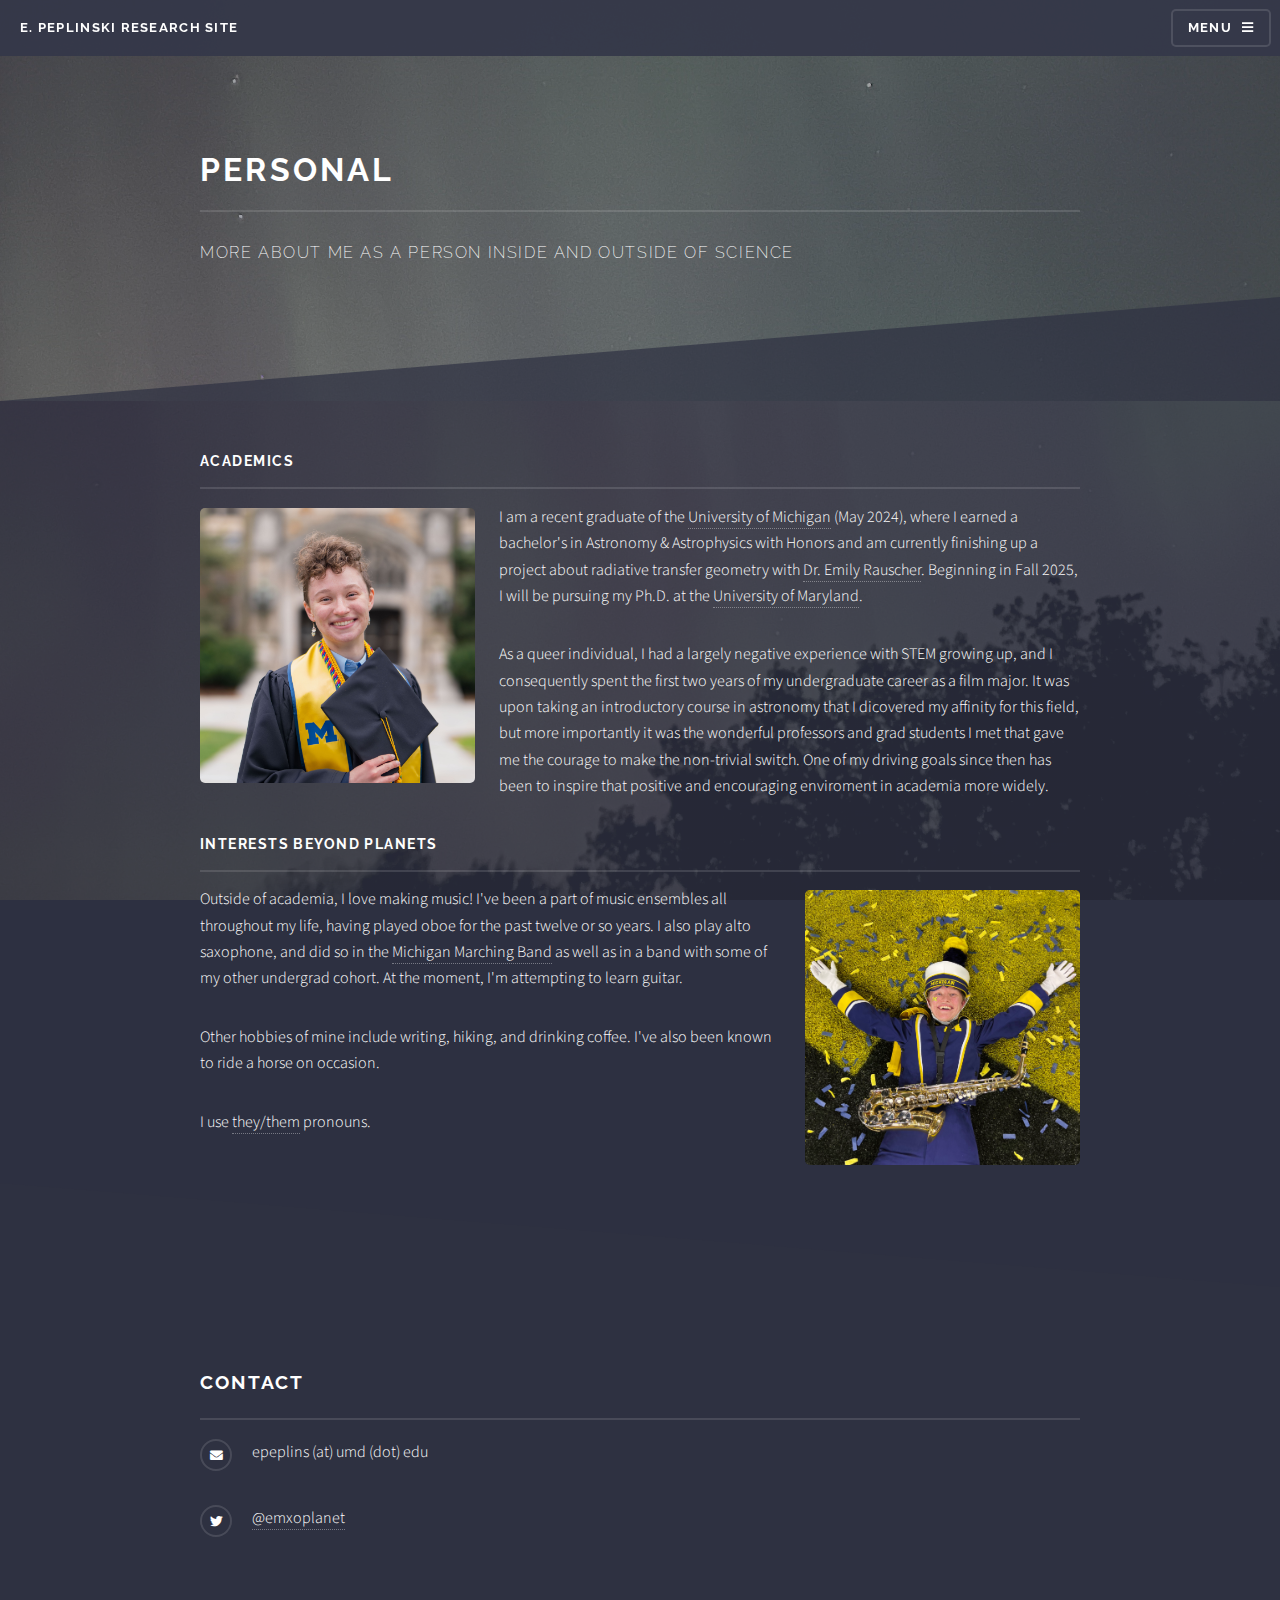
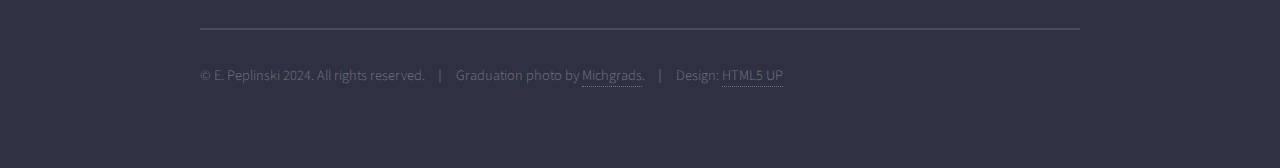
<file: personal.html>
<!DOCTYPE HTML>
<!--
	Solid State by HTML5 UP
	html5up.net | @ajlkn
	Free for personal and commercial use under the CCA 3.0 license (html5up.net/license)
-->
<html>
	<head>
		<title>Generic - Solid State by HTML5 UP</title>
		<meta charset="utf-8" />
		<meta name="viewport" content="width=device-width, initial-scale=1, user-scalable=no" />
		<link rel="stylesheet" href="assets/css/main.css" />
		<noscript><link rel="stylesheet" href="assets/css/noscript.css" /></noscript>
	</head>
	<body class="is-preload">

		<!-- Page Wrapper -->
			<div id="page-wrapper">

				<!-- Header -->
					<header id="header">
						<h1><a href="index.html">E. Peplinski Research Site</a></h1>
						<nav>
							<a href="#menu">Menu</a>
						</nav>
					</header>

				<!-- Menu -->
					<nav id="menu">
						<div class="inner">
							<h2>Menu</h2>
							<ul class="links">
								<li><a href="index.html">Home</a></li>
								<li><a href="Em_Peplinski_CV.pdf">Curriculum Vitae</a></li>
								<li><a href="research.html">Research</a></li>
								<!-- <li><a href="outreach.html">Outreach & Teaching</a></li> -->
								<li><a href="personal.html">Personal</a></li>
								<!-- <li><a href="#">Log In</a></li>
								<li><a href="#">Sign Up</a></li> -->
							</ul>
							<a href="#" class="close">Close</a>
						</div>
					</nav>

				<!-- Wrapper -->
					<section id="wrapper">
						<header>
							<div class="inner">
								<h2>Personal</h2>
								<p>More about me as a person inside and outside of science</p>
							</div>
						</header>

						<!-- Content -->
							<div class="wrapper">
								<div class="inner">
	
									<h3 class="major">Academics</h3>
									<span class="image left"><img src="images/2024.3.31_EmPeplinski&ChristianNunez-9.jpg" alt="" height="275" width="auto" /></span>
									<p> 
										I am a recent graduate of the <a href="https://umich.edu">University of Michigan</a> (May 2024), where I earned a bachelor's in Astronomy & Astrophysics with Honors
										and am currently finishing up a project about radiative transfer geometry with <a href='https://sites.google.com/umich.edu/emily-rauscher/home'>Dr. Emily Rauscher</a>. 
										Beginning in Fall 2025, I will be pursuing my Ph.D. at the <a href="https://umd.edu">University of Maryland</a>. 
									</p>

									<p> As a queer individual, I had a largely negative experience with STEM growing up, and I consequently spent the first two years of my undergraduate career as a film major. 
										It was upon taking an introductory course in astronomy that I dicovered my affinity for this field, but more importantly it was the wonderful professors and grad students 
										I met that gave me the courage to make the non-trivial switch. One of my driving goals since then has been to inspire that positive and encouraging enviroment in 
										academia more widely.
									</p>

									<h3 class="major">Interests Beyond Planets</h3>
									<span class="image right"><img src="images/on the field edit.jpg" alt="" height="275" width="auto" /></span>
									<p> 
										Outside of academia, I love making music! I've been a part of music ensembles all throughout my life, having played oboe for the past twelve or so years. I also play
										alto saxophone, and did so in the <a href="https://michiganmarchingband.com/">Michigan Marching Band</a> as well as in a band with some of my other undergrad cohort. 
										At the moment, I'm attempting to learn guitar.
									</p>

									<p> 
										Other hobbies of mine include writing, hiking, and drinking coffee. I've also been known to ride a horse on occasion.
									</p>

									<p>I use <a href='https://pronouns.org/they-them'>they/them</a> pronouns.</p>



									<!-- <section class="features">
										<article>
											<a href="#" class="image"><img src="images/pic04.jpg" alt="" /></a>
											<h3 class="major">Sed feugiat lorem</h3>
											<p>Lorem ipsum dolor sit amet, consectetur adipiscing vehicula id nulla dignissim dapibus ultrices.</p>
											<a href="#" class="special">Learn more</a>
										</article>
										<article>
											<a href="#" class="image"><img src="images/pic05.jpg" alt="" /></a>
											<h3 class="major">Nisl placerat</h3>
											<p>Lorem ipsum dolor sit amet, consectetur adipiscing vehicula id nulla dignissim dapibus ultrices.</p>
											<a href="#" class="special">Learn more</a>
										</article>
									</section> -->

								</div>
							</div>

					</section>

				<!-- Footer -->
				<section id="footer">
					<div class="inner">
						<h2 class="major">Contact</h2>
						<!-- <p>text</p> -->
						<!-- <form method="post" action="#">
							<div class="fields">
								<div class="field">
									<label for="name">Name</label>
									<input type="text" name="name" id="name" />
								</div>
								<div class="field">
									<label for="email">Email</label>
									<input type="email" name="email" id="email" />
								</div>
								<div class="field">
									<label for="message">Message</label>
									<textarea name="message" id="message" rows="4"></textarea>
								</div>
							</div>
							<ul class="actions">
								<li><input type="submit" value="Send Message" /></li>
							</ul>
						</form> -->
						<ul class="contact">
							<!-- <li class="icon solid fa-home">
								Untitled Inc<br />
								1234 Somewhere Road Suite #2894<br />
								Nashville, TN 00000-0000
							</li> -->
							<!-- <li class="icon solid fa-phone">(000) 000-0000</li> -->
							<li class="icon solid fa-envelope">epeplins (at) umd (dot) edu</li>
							<li class="icon brands fa-twitter"><a href="https://twitter.com/emxoplanet">@emxoplanet</a></li>
							<!-- <li class="icon brands fa-facebook-f"><a href="#">facebook.com/untitled-tld</a></li>
							<li class="icon brands fa-instagram"><a href="#">instagram.com/untitled-tld</a></li> -->
						</ul>
						<ul class="copyright">
							<li>&copy; E. Peplinski 2024. All rights reserved.</li><li>Graduation photo by <a href="https://www.michgrads.com/">Michgrads</a>.</li><li>Design: <a href="http://html5up.net">HTML5 UP</a></li>
						</ul>
					</div>
				</section>


			</div>

		<!-- Scripts -->
			<script src="assets/js/jquery.min.js"></script>
			<script src="assets/js/jquery.scrollex.min.js"></script>
			<script src="assets/js/browser.min.js"></script>
			<script src="assets/js/breakpoints.min.js"></script>
			<script src="assets/js/util.js"></script>
			<script src="assets/js/main.js"></script>

	</body>
</html>
</file>
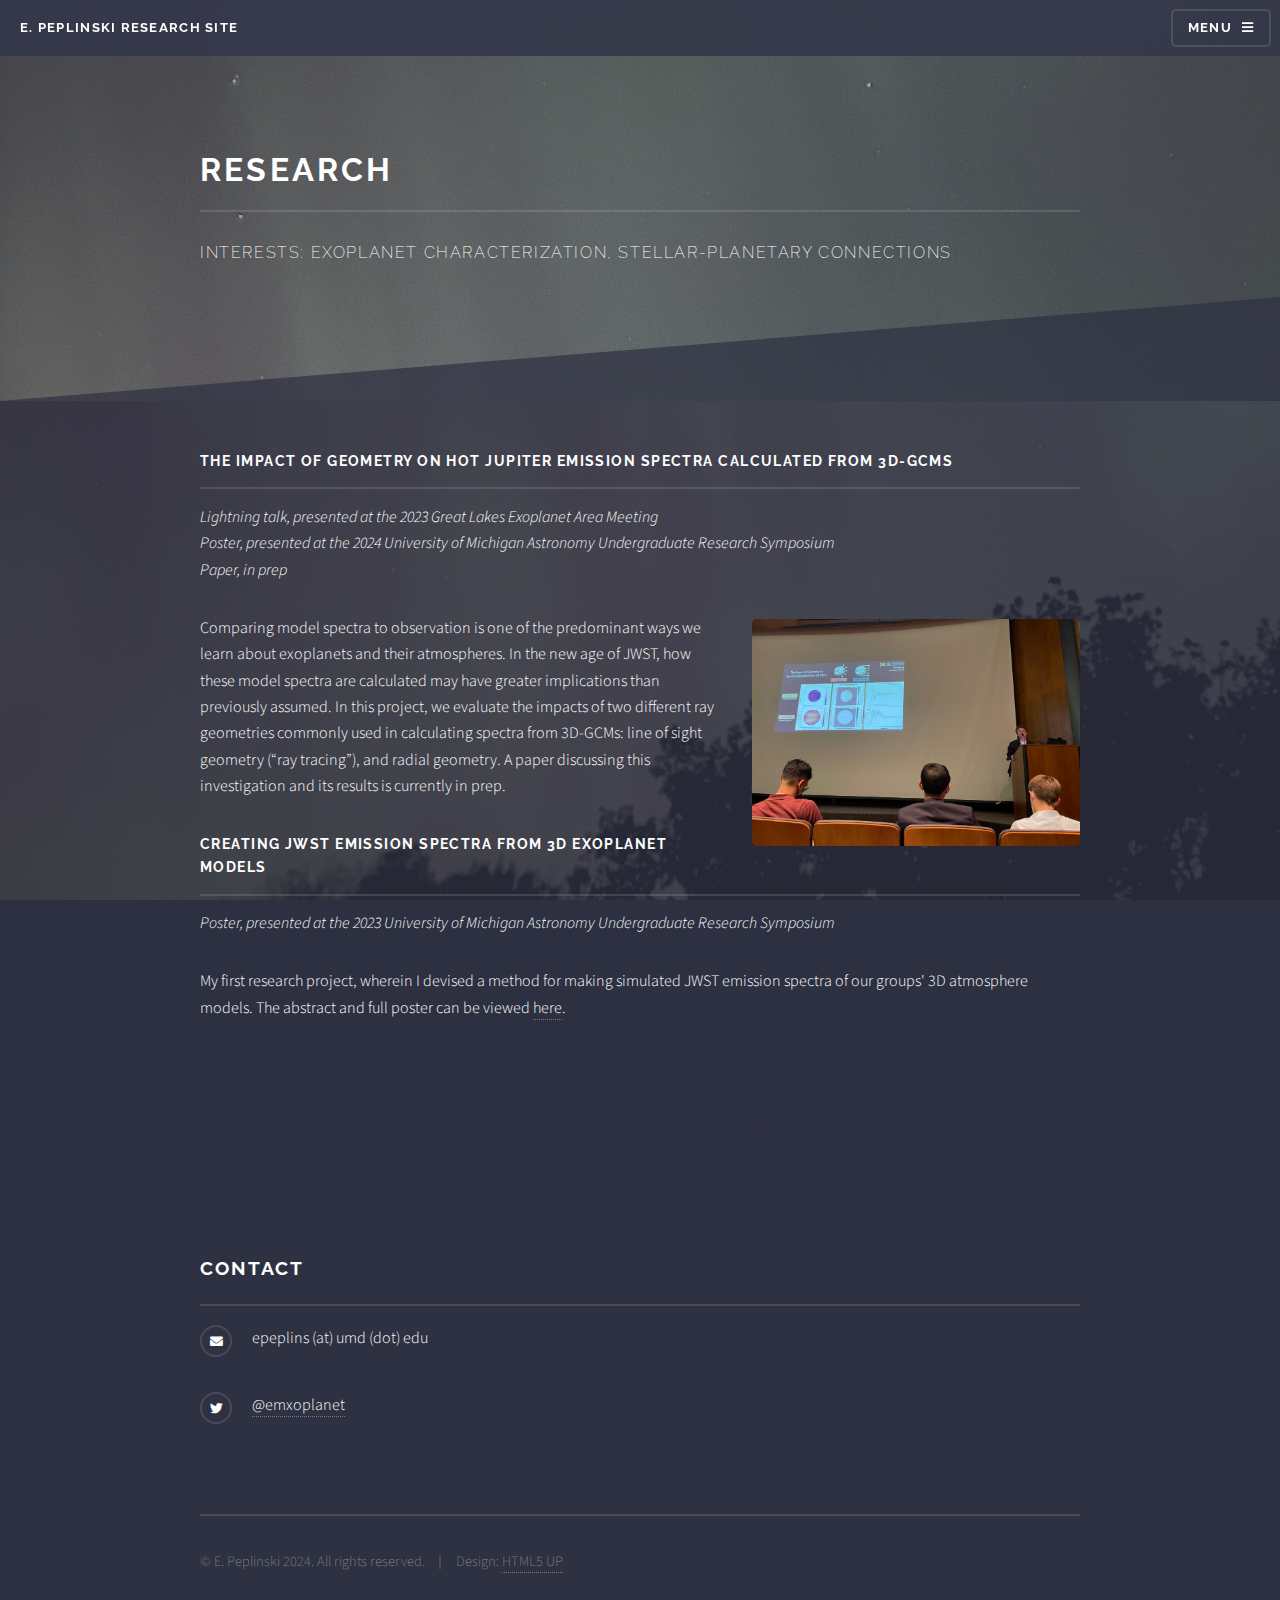
<file: research.html>
<!DOCTYPE HTML>
<!--
	Solid State by HTML5 UP
	html5up.net | @ajlkn
	Free for personal and commercial use under the CCA 3.0 license (html5up.net/license)
-->
<html>
	<head>
		<title>Generic - Solid State by HTML5 UP</title>
		<meta charset="utf-8" />
		<meta name="viewport" content="width=device-width, initial-scale=1, user-scalable=no" />
		<link rel="stylesheet" href="assets/css/main.css" />
		<noscript><link rel="stylesheet" href="assets/css/noscript.css" /></noscript>
	</head>
	<body class="is-preload">

		<!-- Page Wrapper -->
			<div id="page-wrapper">

				<!-- Header -->
					<header id="header">
						<h1><a href="index.html">E. Peplinski Research Site</a></h1>
						<nav>
							<a href="#menu">Menu</a>
						</nav>
					</header>

				<!-- Menu -->
					<nav id="menu">
						<div class="inner">
							<h2>Menu</h2>
							<ul class="links">
								<li><a href="index.html">Home</a></li>
								<li><a href="Em_Peplinski_CV.pdf">Curriculum Vitae</a></li>
								<li><a href="research.html">Research</a></li>
								<!-- <li><a href="outreach.html">Outreach & Teaching</a></li> -->
								<li><a href="personal.html">Personal</a></li>
								<!-- <li><a href="#">Log In</a></li>
								<li><a href="#">Sign Up</a></li> -->
							</ul>
							<a href="#" class="close">Close</a>
						</div>
					</nav>

				<!-- Wrapper -->
					<section id="wrapper">
						<header>
							<div class="inner">
								<h2>Research</h2>
								<p>Interests: exoplanet characterization, stellar-planetary connections </p>
							</div>
						</header>

						<!-- Content -->
							<div class="wrapper">
								<div class="inner">
	
									<h3 class="major">The impact of geometry on hot Jupiter emission spectra calculated from 3D-GCMs</h3>
									<p>
										<i>Lightning talk, presented at the 2023 Great Lakes Exoplanet Area Meeting</i><br>
										<i>Poster, presented at the 2024 University of Michigan Astronomy Undergraduate Research Symposium</i><br>
										<i>Paper, in prep</i>
									</p>

									<span class="image right"><img src="images/gleam.jpeg" alt="" /></span>

									<p> 
										Comparing model spectra to observation is one of the predominant ways we learn about exoplanets and their atmospheres. 
										In the new age of JWST, how these model spectra are calculated may have greater implications than previously assumed. 
										In this project, we evaluate the impacts of two different ray geometries commonly used in calculating spectra from 3D-GCMs: 
										line of sight geometry (“ray tracing”), and radial geometry. A paper discussing this investigation and its results is currently in prep.
									</p>

									<h3 class="major">Creating JWST Emission Spectra from 3D Exoplanet Models</h3>
									<p>
										<i>Poster, presented at the 2023 University of Michigan Astronomy Undergraduate Research Symposium</i>
									</p>
									<p> 
										My first research project, wherein I devised a method for making simulated JWST emission spectra of our groups' 3D atmosphere models. 
										The abstract and full poster can be viewed <a href="https://sites.google.com/umich.edu/university-of-michigan-astrono/home#h.u52js4rgrj4d">here</a>.
									</p>




									<!-- <section class="features">
										<article>
											<a href="#" class="image"><img src="images/pic04.jpg" alt="" /></a>
											<h3 class="major">Sed feugiat lorem</h3>
											<p>Lorem ipsum dolor sit amet, consectetur adipiscing vehicula id nulla dignissim dapibus ultrices.</p>
											<a href="#" class="special">Learn more</a>
										</article>
										<article>
											<a href="#" class="image"><img src="images/pic05.jpg" alt="" /></a>
											<h3 class="major">Nisl placerat</h3>
											<p>Lorem ipsum dolor sit amet, consectetur adipiscing vehicula id nulla dignissim dapibus ultrices.</p>
											<a href="#" class="special">Learn more</a>
										</article>
									</section> -->

								</div>
							</div>

					</section>

				<!-- Footer -->
				<section id="footer">
					<div class="inner">
						<h2 class="major">Contact</h2>
						<!-- <p>text</p> -->
						<!-- <form method="post" action="#">
							<div class="fields">
								<div class="field">
									<label for="name">Name</label>
									<input type="text" name="name" id="name" />
								</div>
								<div class="field">
									<label for="email">Email</label>
									<input type="email" name="email" id="email" />
								</div>
								<div class="field">
									<label for="message">Message</label>
									<textarea name="message" id="message" rows="4"></textarea>
								</div>
							</div>
							<ul class="actions">
								<li><input type="submit" value="Send Message" /></li>
							</ul>
						</form> -->
						<ul class="contact">
							<!-- <li class="icon solid fa-home">
								Untitled Inc<br />
								1234 Somewhere Road Suite #2894<br />
								Nashville, TN 00000-0000
							</li> -->
							<!-- <li class="icon solid fa-phone">(000) 000-0000</li> -->
							<li class="icon solid fa-envelope">epeplins (at) umd (dot) edu</li>
							<li class="icon brands fa-twitter"><a href="https://twitter.com/emxoplanet">@emxoplanet</a></li>
							<!-- <li class="icon brands fa-facebook-f"><a href="#">facebook.com/untitled-tld</a></li>
							<li class="icon brands fa-instagram"><a href="#">instagram.com/untitled-tld</a></li> -->
						</ul>
						<ul class="copyright">
							<li>&copy; E. Peplinski 2024. All rights reserved.</li><li>Design: <a href="http://html5up.net">HTML5 UP</a></li>
						</ul>
					</div>
				</section>


			</div>

		<!-- Scripts -->
			<script src="assets/js/jquery.min.js"></script>
			<script src="assets/js/jquery.scrollex.min.js"></script>
			<script src="assets/js/browser.min.js"></script>
			<script src="assets/js/breakpoints.min.js"></script>
			<script src="assets/js/util.js"></script>
			<script src="assets/js/main.js"></script>

	</body>
</html>
</file>
<file: assets/css/noscript.css>
/*
	Solid State by HTML5 UP
	html5up.net | @ajlkn
	Free for personal and commercial use under the CCA 3.0 license (html5up.net/license)
*/

/* Banner */

	body.is-preload #banner .logo {
		-moz-transform: none;
		-webkit-transform: none;
		-ms-transform: none;
		transform: none;
		opacity: 1;
	}

	body.is-preload #banner h2 {
		opacity: 1;
		-moz-transform: none;
		-webkit-transform: none;
		-ms-transform: none;
		transform: none;
		-moz-filter: none;
		-webkit-filter: none;
		-ms-filter: none;
		filter: none;
	}

	body.is-preload #banner p {
		opacity: 01;
		-moz-transform: none;
		-webkit-transform: none;
		-ms-transform: none;
		transform: none;
		-moz-filter: none;
		-webkit-filter: none;
		-ms-filter: none;
		filter: none;
	}
</file>
<file: assets/css/main.css>
@import url(fontawesome-all.min.css);
@import url("https://fonts.googleapis.com/css?family=Raleway:200,700|Source+Sans+Pro:300,600,300italic,600italic");

/*
	Solid State by HTML5 UP
	html5up.net | @ajlkn
	Free for personal and commercial use under the CCA 3.0 license (html5up.net/license)
*/

html, body, div, span, applet, object,
iframe, h1, h2, h3, h4, h5, h6, p, blockquote,
pre, a, abbr, acronym, address, big, cite,
code, del, dfn, em, img, ins, kbd, q, s, samp,
small, strike, strong, sub, sup, tt, var, b,
u, i, center, dl, dt, dd, ol, ul, li, fieldset,
form, label, legend, table, caption, tbody,
tfoot, thead, tr, th, td, article, aside,
canvas, details, embed, figure, figcaption,
footer, header, hgroup, menu, nav, output, ruby,
section, summary, time, mark, audio, video {
	margin: 0;
	padding: 0;
	border: 0;
	font-size: 100%;
	font: inherit;
	vertical-align: baseline;}

article, aside, details, figcaption, figure,
footer, header, hgroup, menu, nav, section {
	display: block;}

body {
	line-height: 1;
}

ol, ul {
	list-style: none;
}

blockquote, q {
	quotes: none;
}

	blockquote:before, blockquote:after, q:before, q:after {
		content: '';
		content: none;
	}

table {
	border-collapse: collapse;
	border-spacing: 0;
}

body {
	-webkit-text-size-adjust: none;
}

mark {
	background-color: transparent;
	color: inherit;
}

input::-moz-focus-inner {
	border: 0;
	padding: 0;
}

input, select, textarea {
	-moz-appearance: none;
	-webkit-appearance: none;
	-ms-appearance: none;
	appearance: none;
}

/* Basic */

	@-ms-viewport {
		width: device-width;
	}

	body {
		-ms-overflow-style: scrollbar;
	}

	@media screen and (max-width: 480px) {

		html, body {
			min-width: 320px;
		}

	}

	html {
		box-sizing: border-box;
	}

	*, *:before, *:after {
		box-sizing: inherit;
	}

	body {
		background-color: #2e3141;
		background-image: linear-gradient(to top, rgba(46, 49, 65, 0.45), rgba(46, 49, 65, 0.45)), url("../../images/bg.jpg");
		background-size: auto, cover;
		background-attachment: fixed, fixed;
		background-position: center, center;
	}

		body.is-preload *, body.is-preload *:before, body.is-preload *:after {
			-moz-animation: none !important;
			-webkit-animation: none !important;
			-ms-animation: none !important;
			animation: none !important;
			-moz-transition: none !important;
			-webkit-transition: none !important;
			-ms-transition: none !important;
			transition: none !important;
		}

/* Type */

	body, input, select, textarea {
		color: #ffffff;
		font-family: "Source Sans Pro", Helvetica, sans-serif;
		font-size: 16.5pt;
		font-weight: 300;
		line-height: 1.65;
	}

		@media screen and (max-width: 1680px) {

			body, input, select, textarea {
				font-size: 13pt;
			}

		}

		@media screen and (max-width: 1280px) {

			body, input, select, textarea {
				font-size: 12pt;
			}

		}

		@media screen and (max-width: 980px) {

			body, input, select, textarea {
				font-size: 12pt;
			}

		}

		@media screen and (max-width: 736px) {

			body, input, select, textarea {
				font-size: 12pt;
			}

		}

		@media screen and (max-width: 480px) {

			body, input, select, textarea {
				font-size: 12pt;
			}

		}

	a {
		-moz-transition: color 0.2s ease-in-out, border-bottom-color 0.2s ease-in-out;
		-webkit-transition: color 0.2s ease-in-out, border-bottom-color 0.2s ease-in-out;
		-ms-transition: color 0.2s ease-in-out, border-bottom-color 0.2s ease-in-out;
		transition: color 0.2s ease-in-out, border-bottom-color 0.2s ease-in-out;
		border-bottom: dotted 1px rgba(255, 255, 255, 0.35);
		color: #ffffff;
		text-decoration: none;
	}

		a:hover {
			border-bottom-color: transparent;
			color: #ffffff !important;
		}

		a.special:not(.button) {
			text-decoration: none;
			border-bottom: 0;
			display: block;
			font-family: Raleway, Helvetica, sans-serif;
			font-size: 0.8em;
			font-weight: 700;
			letter-spacing: 0.1em;
			margin: 0 0 2em 0;
			text-transform: uppercase;
		}

			a.special:not(.button):before {
				-moz-osx-font-smoothing: grayscale;
				-webkit-font-smoothing: antialiased;
				display: inline-block;
				font-style: normal;
				font-variant: normal;
				text-rendering: auto;
				line-height: 1;
				text-transform: none !important;
				font-family: 'Font Awesome 5 Free';
				font-weight: 900;
			}

			a.special:not(.button):before {
				-moz-transition: background-color 0.2s ease-in-out;
				-webkit-transition: background-color 0.2s ease-in-out;
				-ms-transition: background-color 0.2s ease-in-out;
				transition: background-color 0.2s ease-in-out;
				border-radius: 100%;
				border: solid 2px rgba(255, 255, 255, 0.125);
				content: '\f105';
				display: inline-block;
				font-size: 1.25em;
				height: 2em;
				line-height: 1.75em;
				margin-right: 0.85em;
				text-align: center;
				text-indent: 0.15em;
				vertical-align: middle;
				width: 2em;
			}

			a.special:not(.button):hover:before {
				background-color: rgba(255, 255, 255, 0.025);
			}

			a.special:not(.button):active:before {
				background-color: rgba(255, 255, 255, 0.075);
			}

	strong, b {
		color: #ffffff;
		font-weight: 600;
	}

	em, i {
		font-style: italic;
	}

	p {
		margin: 0 0 2em 0;
	}

	h1, h2, h3, h4, h5, h6 {
		color: #ffffff;
		font-family: Raleway, Helvetica, sans-serif;
		font-weight: 700;
		letter-spacing: 0.1em;
		margin: 0 0 1em 0;
		text-transform: uppercase;
	}

		h1 a, h2 a, h3 a, h4 a, h5 a, h6 a {
			color: inherit;
			text-decoration: none;
			border-bottom: 0;
		}

		h1 span, h2 span, h3 span, h4 span, h5 span, h6 span {
			font-weight: 200;
		}

		h1.major, h2.major, h3.major, h4.major, h5.major, h6.major {
			padding-bottom: 1em;
			border-bottom: solid 2px rgba(255, 255, 255, 0.125);
		}

	h2 {
		font-size: 1.2em;
	}

	h3 {
		font-size: 0.9em;
	}

	h4 {
		font-size: 0.7em;
	}

	h5 {
		font-size: 0.7em;
	}

	h6 {
		font-size: 0.7em;
	}

	@media screen and (max-width: 736px) {

		h2 {
			font-size: 1em;
		}

		h3 {
			font-size: 0.8em;
		}

	}

	sub {
		font-size: 0.8em;
		position: relative;
		top: 0.5em;
	}

	sup {
		font-size: 0.8em;
		position: relative;
		top: -0.5em;
	}

	blockquote {
		border-left: solid 4px rgba(255, 255, 255, 0.125);
		font-style: italic;
		margin: 0 0 2em 0;
		padding: 0.5em 0 0.5em 2em;
	}

	code {
		background: rgba(255, 255, 255, 0.025);
		border-radius: 5px;
		border: solid 2px rgba(255, 255, 255, 0.125);
		font-family: "Courier New", monospace;
		font-size: 0.9em;
		margin: 0 0.25em;
		padding: 0.25em 0.65em;
	}

	pre {
		-webkit-overflow-scrolling: touch;
		font-family: "Courier New", monospace;
		font-size: 0.9em;
		margin: 0 0 2em 0;
	}

		pre code {
			display: block;
			line-height: 1.75em;
			padding: 1em 1.5em;
			overflow-x: auto;
		}

	hr {
		border: 0;
		border-bottom: solid 2px rgba(255, 255, 255, 0.125);
		margin: 2.5em 0;
	}

		hr.major {
			margin: 4em 0;
		}

	.align-left {
		text-align: left;
	}

	.align-center {
		text-align: center;
	}

	.align-right {
		text-align: right;
	}

/* Row */

	.row {
		display: flex;
		flex-wrap: wrap;
		box-sizing: border-box;
		align-items: stretch;
	}

		.row > * {
			box-sizing: border-box;
		}

		.row.gtr-uniform > * > :last-child {
			margin-bottom: 0;
		}

		.row.aln-left {
			justify-content: flex-start;
		}

		.row.aln-center {
			justify-content: center;
		}

		.row.aln-right {
			justify-content: flex-end;
		}

		.row.aln-top {
			align-items: flex-start;
		}

		.row.aln-middle {
			align-items: center;
		}

		.row.aln-bottom {
			align-items: flex-end;
		}

		.row > .imp {
			order: -1;
		}

		.row > .col-1 {
			width: 8.33333%;
		}

		.row > .off-1 {
			margin-left: 8.33333%;
		}

		.row > .col-2 {
			width: 16.66667%;
		}

		.row > .off-2 {
			margin-left: 16.66667%;
		}

		.row > .col-3 {
			width: 25%;
		}

		.row > .off-3 {
			margin-left: 25%;
		}

		.row > .col-4 {
			width: 33.33333%;
		}

		.row > .off-4 {
			margin-left: 33.33333%;
		}

		.row > .col-5 {
			width: 41.66667%;
		}

		.row > .off-5 {
			margin-left: 41.66667%;
		}

		.row > .col-6 {
			width: 50%;
		}

		.row > .off-6 {
			margin-left: 50%;
		}

		.row > .col-7 {
			width: 58.33333%;
		}

		.row > .off-7 {
			margin-left: 58.33333%;
		}

		.row > .col-8 {
			width: 66.66667%;
		}

		.row > .off-8 {
			margin-left: 66.66667%;
		}

		.row > .col-9 {
			width: 75%;
		}

		.row > .off-9 {
			margin-left: 75%;
		}

		.row > .col-10 {
			width: 83.33333%;
		}

		.row > .off-10 {
			margin-left: 83.33333%;
		}

		.row > .col-11 {
			width: 91.66667%;
		}

		.row > .off-11 {
			margin-left: 91.66667%;
		}

		.row > .col-12 {
			width: 100%;
		}

		.row > .off-12 {
			margin-left: 100%;
		}

		.row.gtr-0 {
			margin-top: 0;
			margin-left: 0em;
		}

			.row.gtr-0 > * {
				padding: 0 0 0 0em;
			}

			.row.gtr-0.gtr-uniform {
				margin-top: 0em;
			}

				.row.gtr-0.gtr-uniform > * {
					padding-top: 0em;
				}

		.row.gtr-25 {
			margin-top: 0;
			margin-left: -0.4375em;
		}

			.row.gtr-25 > * {
				padding: 0 0 0 0.4375em;
			}

			.row.gtr-25.gtr-uniform {
				margin-top: -0.4375em;
			}

				.row.gtr-25.gtr-uniform > * {
					padding-top: 0.4375em;
				}

		.row.gtr-50 {
			margin-top: 0;
			margin-left: -0.875em;
		}

			.row.gtr-50 > * {
				padding: 0 0 0 0.875em;
			}

			.row.gtr-50.gtr-uniform {
				margin-top: -0.875em;
			}

				.row.gtr-50.gtr-uniform > * {
					padding-top: 0.875em;
				}

		.row {
			margin-top: 0;
			margin-left: -1.75em;
		}

			.row > * {
				padding: 0 0 0 1.75em;
			}

			.row.gtr-uniform {
				margin-top: -1.75em;
			}

				.row.gtr-uniform > * {
					padding-top: 1.75em;
				}

		.row.gtr-150 {
			margin-top: 0;
			margin-left: -2.625em;
		}

			.row.gtr-150 > * {
				padding: 0 0 0 2.625em;
			}

			.row.gtr-150.gtr-uniform {
				margin-top: -2.625em;
			}

				.row.gtr-150.gtr-uniform > * {
					padding-top: 2.625em;
				}

		.row.gtr-200 {
			margin-top: 0;
			margin-left: -3.5em;
		}

			.row.gtr-200 > * {
				padding: 0 0 0 3.5em;
			}

			.row.gtr-200.gtr-uniform {
				margin-top: -3.5em;
			}

				.row.gtr-200.gtr-uniform > * {
					padding-top: 3.5em;
				}

		@media screen and (max-width: 1680px) {

			.row {
				display: flex;
				flex-wrap: wrap;
				box-sizing: border-box;
				align-items: stretch;
			}

				.row > * {
					box-sizing: border-box;
				}

				.row.gtr-uniform > * > :last-child {
					margin-bottom: 0;
				}

				.row.aln-left {
					justify-content: flex-start;
				}

				.row.aln-center {
					justify-content: center;
				}

				.row.aln-right {
					justify-content: flex-end;
				}

				.row.aln-top {
					align-items: flex-start;
				}

				.row.aln-middle {
					align-items: center;
				}

				.row.aln-bottom {
					align-items: flex-end;
				}

				.row > .imp-xlarge {
					order: -1;
				}

				.row > .col-1-xlarge {
					width: 8.33333%;
				}

				.row > .off-1-xlarge {
					margin-left: 8.33333%;
				}

				.row > .col-2-xlarge {
					width: 16.66667%;
				}

				.row > .off-2-xlarge {
					margin-left: 16.66667%;
				}

				.row > .col-3-xlarge {
					width: 25%;
				}

				.row > .off-3-xlarge {
					margin-left: 25%;
				}

				.row > .col-4-xlarge {
					width: 33.33333%;
				}

				.row > .off-4-xlarge {
					margin-left: 33.33333%;
				}

				.row > .col-5-xlarge {
					width: 41.66667%;
				}

				.row > .off-5-xlarge {
					margin-left: 41.66667%;
				}

				.row > .col-6-xlarge {
					width: 50%;
				}

				.row > .off-6-xlarge {
					margin-left: 50%;
				}

				.row > .col-7-xlarge {
					width: 58.33333%;
				}

				.row > .off-7-xlarge {
					margin-left: 58.33333%;
				}

				.row > .col-8-xlarge {
					width: 66.66667%;
				}

				.row > .off-8-xlarge {
					margin-left: 66.66667%;
				}

				.row > .col-9-xlarge {
					width: 75%;
				}

				.row > .off-9-xlarge {
					margin-left: 75%;
				}

				.row > .col-10-xlarge {
					width: 83.33333%;
				}

				.row > .off-10-xlarge {
					margin-left: 83.33333%;
				}

				.row > .col-11-xlarge {
					width: 91.66667%;
				}

				.row > .off-11-xlarge {
					margin-left: 91.66667%;
				}

				.row > .col-12-xlarge {
					width: 100%;
				}

				.row > .off-12-xlarge {
					margin-left: 100%;
				}

				.row.gtr-0 {
					margin-top: 0;
					margin-left: 0em;
				}

					.row.gtr-0 > * {
						padding: 0 0 0 0em;
					}

					.row.gtr-0.gtr-uniform {
						margin-top: 0em;
					}

						.row.gtr-0.gtr-uniform > * {
							padding-top: 0em;
						}

				.row.gtr-25 {
					margin-top: 0;
					margin-left: -0.4375em;
				}

					.row.gtr-25 > * {
						padding: 0 0 0 0.4375em;
					}

					.row.gtr-25.gtr-uniform {
						margin-top: -0.4375em;
					}

						.row.gtr-25.gtr-uniform > * {
							padding-top: 0.4375em;
						}

				.row.gtr-50 {
					margin-top: 0;
					margin-left: -0.875em;
				}

					.row.gtr-50 > * {
						padding: 0 0 0 0.875em;
					}

					.row.gtr-50.gtr-uniform {
						margin-top: -0.875em;
					}

						.row.gtr-50.gtr-uniform > * {
							padding-top: 0.875em;
						}

				.row {
					margin-top: 0;
					margin-left: -1.75em;
				}

					.row > * {
						padding: 0 0 0 1.75em;
					}

					.row.gtr-uniform {
						margin-top: -1.75em;
					}

						.row.gtr-uniform > * {
							padding-top: 1.75em;
						}

				.row.gtr-150 {
					margin-top: 0;
					margin-left: -2.625em;
				}

					.row.gtr-150 > * {
						padding: 0 0 0 2.625em;
					}

					.row.gtr-150.gtr-uniform {
						margin-top: -2.625em;
					}

						.row.gtr-150.gtr-uniform > * {
							padding-top: 2.625em;
						}

				.row.gtr-200 {
					margin-top: 0;
					margin-left: -3.5em;
				}

					.row.gtr-200 > * {
						padding: 0 0 0 3.5em;
					}

					.row.gtr-200.gtr-uniform {
						margin-top: -3.5em;
					}

						.row.gtr-200.gtr-uniform > * {
							padding-top: 3.5em;
						}

		}

		@media screen and (max-width: 1280px) {

			.row {
				display: flex;
				flex-wrap: wrap;
				box-sizing: border-box;
				align-items: stretch;
			}

				.row > * {
					box-sizing: border-box;
				}

				.row.gtr-uniform > * > :last-child {
					margin-bottom: 0;
				}

				.row.aln-left {
					justify-content: flex-start;
				}

				.row.aln-center {
					justify-content: center;
				}

				.row.aln-right {
					justify-content: flex-end;
				}

				.row.aln-top {
					align-items: flex-start;
				}

				.row.aln-middle {
					align-items: center;
				}

				.row.aln-bottom {
					align-items: flex-end;
				}

				.row > .imp-large {
					order: -1;
				}

				.row > .col-1-large {
					width: 8.33333%;
				}

				.row > .off-1-large {
					margin-left: 8.33333%;
				}

				.row > .col-2-large {
					width: 16.66667%;
				}

				.row > .off-2-large {
					margin-left: 16.66667%;
				}

				.row > .col-3-large {
					width: 25%;
				}

				.row > .off-3-large {
					margin-left: 25%;
				}

				.row > .col-4-large {
					width: 33.33333%;
				}

				.row > .off-4-large {
					margin-left: 33.33333%;
				}

				.row > .col-5-large {
					width: 41.66667%;
				}

				.row > .off-5-large {
					margin-left: 41.66667%;
				}

				.row > .col-6-large {
					width: 50%;
				}

				.row > .off-6-large {
					margin-left: 50%;
				}

				.row > .col-7-large {
					width: 58.33333%;
				}

				.row > .off-7-large {
					margin-left: 58.33333%;
				}

				.row > .col-8-large {
					width: 66.66667%;
				}

				.row > .off-8-large {
					margin-left: 66.66667%;
				}

				.row > .col-9-large {
					width: 75%;
				}

				.row > .off-9-large {
					margin-left: 75%;
				}

				.row > .col-10-large {
					width: 83.33333%;
				}

				.row > .off-10-large {
					margin-left: 83.33333%;
				}

				.row > .col-11-large {
					width: 91.66667%;
				}

				.row > .off-11-large {
					margin-left: 91.66667%;
				}

				.row > .col-12-large {
					width: 100%;
				}

				.row > .off-12-large {
					margin-left: 100%;
				}

				.row.gtr-0 {
					margin-top: 0;
					margin-left: 0em;
				}

					.row.gtr-0 > * {
						padding: 0 0 0 0em;
					}

					.row.gtr-0.gtr-uniform {
						margin-top: 0em;
					}

						.row.gtr-0.gtr-uniform > * {
							padding-top: 0em;
						}

				.row.gtr-25 {
					margin-top: 0;
					margin-left: -0.4375em;
				}

					.row.gtr-25 > * {
						padding: 0 0 0 0.4375em;
					}

					.row.gtr-25.gtr-uniform {
						margin-top: -0.4375em;
					}

						.row.gtr-25.gtr-uniform > * {
							padding-top: 0.4375em;
						}

				.row.gtr-50 {
					margin-top: 0;
					margin-left: -0.875em;
				}

					.row.gtr-50 > * {
						padding: 0 0 0 0.875em;
					}

					.row.gtr-50.gtr-uniform {
						margin-top: -0.875em;
					}

						.row.gtr-50.gtr-uniform > * {
							padding-top: 0.875em;
						}

				.row {
					margin-top: 0;
					margin-left: -1.75em;
				}

					.row > * {
						padding: 0 0 0 1.75em;
					}

					.row.gtr-uniform {
						margin-top: -1.75em;
					}

						.row.gtr-uniform > * {
							padding-top: 1.75em;
						}

				.row.gtr-150 {
					margin-top: 0;
					margin-left: -2.625em;
				}

					.row.gtr-150 > * {
						padding: 0 0 0 2.625em;
					}

					.row.gtr-150.gtr-uniform {
						margin-top: -2.625em;
					}

						.row.gtr-150.gtr-uniform > * {
							padding-top: 2.625em;
						}

				.row.gtr-200 {
					margin-top: 0;
					margin-left: -3.5em;
				}

					.row.gtr-200 > * {
						padding: 0 0 0 3.5em;
					}

					.row.gtr-200.gtr-uniform {
						margin-top: -3.5em;
					}

						.row.gtr-200.gtr-uniform > * {
							padding-top: 3.5em;
						}

		}

		@media screen and (max-width: 980px) {

			.row {
				display: flex;
				flex-wrap: wrap;
				box-sizing: border-box;
				align-items: stretch;
			}

				.row > * {
					box-sizing: border-box;
				}

				.row.gtr-uniform > * > :last-child {
					margin-bottom: 0;
				}

				.row.aln-left {
					justify-content: flex-start;
				}

				.row.aln-center {
					justify-content: center;
				}

				.row.aln-right {
					justify-content: flex-end;
				}

				.row.aln-top {
					align-items: flex-start;
				}

				.row.aln-middle {
					align-items: center;
				}

				.row.aln-bottom {
					align-items: flex-end;
				}

				.row > .imp-medium {
					order: -1;
				}

				.row > .col-1-medium {
					width: 8.33333%;
				}

				.row > .off-1-medium {
					margin-left: 8.33333%;
				}

				.row > .col-2-medium {
					width: 16.66667%;
				}

				.row > .off-2-medium {
					margin-left: 16.66667%;
				}

				.row > .col-3-medium {
					width: 25%;
				}

				.row > .off-3-medium {
					margin-left: 25%;
				}

				.row > .col-4-medium {
					width: 33.33333%;
				}

				.row > .off-4-medium {
					margin-left: 33.33333%;
				}

				.row > .col-5-medium {
					width: 41.66667%;
				}

				.row > .off-5-medium {
					margin-left: 41.66667%;
				}

				.row > .col-6-medium {
					width: 50%;
				}

				.row > .off-6-medium {
					margin-left: 50%;
				}

				.row > .col-7-medium {
					width: 58.33333%;
				}

				.row > .off-7-medium {
					margin-left: 58.33333%;
				}

				.row > .col-8-medium {
					width: 66.66667%;
				}

				.row > .off-8-medium {
					margin-left: 66.66667%;
				}

				.row > .col-9-medium {
					width: 75%;
				}

				.row > .off-9-medium {
					margin-left: 75%;
				}

				.row > .col-10-medium {
					width: 83.33333%;
				}

				.row > .off-10-medium {
					margin-left: 83.33333%;
				}

				.row > .col-11-medium {
					width: 91.66667%;
				}

				.row > .off-11-medium {
					margin-left: 91.66667%;
				}

				.row > .col-12-medium {
					width: 100%;
				}

				.row > .off-12-medium {
					margin-left: 100%;
				}

				.row.gtr-0 {
					margin-top: 0;
					margin-left: 0em;
				}

					.row.gtr-0 > * {
						padding: 0 0 0 0em;
					}

					.row.gtr-0.gtr-uniform {
						margin-top: 0em;
					}

						.row.gtr-0.gtr-uniform > * {
							padding-top: 0em;
						}

				.row.gtr-25 {
					margin-top: 0;
					margin-left: -0.4375em;
				}

					.row.gtr-25 > * {
						padding: 0 0 0 0.4375em;
					}

					.row.gtr-25.gtr-uniform {
						margin-top: -0.4375em;
					}

						.row.gtr-25.gtr-uniform > * {
							padding-top: 0.4375em;
						}

				.row.gtr-50 {
					margin-top: 0;
					margin-left: -0.875em;
				}

					.row.gtr-50 > * {
						padding: 0 0 0 0.875em;
					}

					.row.gtr-50.gtr-uniform {
						margin-top: -0.875em;
					}

						.row.gtr-50.gtr-uniform > * {
							padding-top: 0.875em;
						}

				.row {
					margin-top: 0;
					margin-left: -1.75em;
				}

					.row > * {
						padding: 0 0 0 1.75em;
					}

					.row.gtr-uniform {
						margin-top: -1.75em;
					}

						.row.gtr-uniform > * {
							padding-top: 1.75em;
						}

				.row.gtr-150 {
					margin-top: 0;
					margin-left: -2.625em;
				}

					.row.gtr-150 > * {
						padding: 0 0 0 2.625em;
					}

					.row.gtr-150.gtr-uniform {
						margin-top: -2.625em;
					}

						.row.gtr-150.gtr-uniform > * {
							padding-top: 2.625em;
						}

				.row.gtr-200 {
					margin-top: 0;
					margin-left: -3.5em;
				}

					.row.gtr-200 > * {
						padding: 0 0 0 3.5em;
					}

					.row.gtr-200.gtr-uniform {
						margin-top: -3.5em;
					}

						.row.gtr-200.gtr-uniform > * {
							padding-top: 3.5em;
						}

		}

		@media screen and (max-width: 736px) {

			.row {
				display: flex;
				flex-wrap: wrap;
				box-sizing: border-box;
				align-items: stretch;
			}

				.row > * {
					box-sizing: border-box;
				}

				.row.gtr-uniform > * > :last-child {
					margin-bottom: 0;
				}

				.row.aln-left {
					justify-content: flex-start;
				}

				.row.aln-center {
					justify-content: center;
				}

				.row.aln-right {
					justify-content: flex-end;
				}

				.row.aln-top {
					align-items: flex-start;
				}

				.row.aln-middle {
					align-items: center;
				}

				.row.aln-bottom {
					align-items: flex-end;
				}

				.row > .imp-small {
					order: -1;
				}

				.row > .col-1-small {
					width: 8.33333%;
				}

				.row > .off-1-small {
					margin-left: 8.33333%;
				}

				.row > .col-2-small {
					width: 16.66667%;
				}

				.row > .off-2-small {
					margin-left: 16.66667%;
				}

				.row > .col-3-small {
					width: 25%;
				}

				.row > .off-3-small {
					margin-left: 25%;
				}

				.row > .col-4-small {
					width: 33.33333%;
				}

				.row > .off-4-small {
					margin-left: 33.33333%;
				}

				.row > .col-5-small {
					width: 41.66667%;
				}

				.row > .off-5-small {
					margin-left: 41.66667%;
				}

				.row > .col-6-small {
					width: 50%;
				}

				.row > .off-6-small {
					margin-left: 50%;
				}

				.row > .col-7-small {
					width: 58.33333%;
				}

				.row > .off-7-small {
					margin-left: 58.33333%;
				}

				.row > .col-8-small {
					width: 66.66667%;
				}

				.row > .off-8-small {
					margin-left: 66.66667%;
				}

				.row > .col-9-small {
					width: 75%;
				}

				.row > .off-9-small {
					margin-left: 75%;
				}

				.row > .col-10-small {
					width: 83.33333%;
				}

				.row > .off-10-small {
					margin-left: 83.33333%;
				}

				.row > .col-11-small {
					width: 91.66667%;
				}

				.row > .off-11-small {
					margin-left: 91.66667%;
				}

				.row > .col-12-small {
					width: 100%;
				}

				.row > .off-12-small {
					margin-left: 100%;
				}

				.row.gtr-0 {
					margin-top: 0;
					margin-left: 0em;
				}

					.row.gtr-0 > * {
						padding: 0 0 0 0em;
					}

					.row.gtr-0.gtr-uniform {
						margin-top: 0em;
					}

						.row.gtr-0.gtr-uniform > * {
							padding-top: 0em;
						}

				.row.gtr-25 {
					margin-top: 0;
					margin-left: -0.3125em;
				}

					.row.gtr-25 > * {
						padding: 0 0 0 0.3125em;
					}

					.row.gtr-25.gtr-uniform {
						margin-top: -0.3125em;
					}

						.row.gtr-25.gtr-uniform > * {
							padding-top: 0.3125em;
						}

				.row.gtr-50 {
					margin-top: 0;
					margin-left: -0.625em;
				}

					.row.gtr-50 > * {
						padding: 0 0 0 0.625em;
					}

					.row.gtr-50.gtr-uniform {
						margin-top: -0.625em;
					}

						.row.gtr-50.gtr-uniform > * {
							padding-top: 0.625em;
						}

				.row {
					margin-top: 0;
					margin-left: -1.25em;
				}

					.row > * {
						padding: 0 0 0 1.25em;
					}

					.row.gtr-uniform {
						margin-top: -1.25em;
					}

						.row.gtr-uniform > * {
							padding-top: 1.25em;
						}

				.row.gtr-150 {
					margin-top: 0;
					margin-left: -1.875em;
				}

					.row.gtr-150 > * {
						padding: 0 0 0 1.875em;
					}

					.row.gtr-150.gtr-uniform {
						margin-top: -1.875em;
					}

						.row.gtr-150.gtr-uniform > * {
							padding-top: 1.875em;
						}

				.row.gtr-200 {
					margin-top: 0;
					margin-left: -2.5em;
				}

					.row.gtr-200 > * {
						padding: 0 0 0 2.5em;
					}

					.row.gtr-200.gtr-uniform {
						margin-top: -2.5em;
					}

						.row.gtr-200.gtr-uniform > * {
							padding-top: 2.5em;
						}

		}

		@media screen and (max-width: 480px) {

			.row {
				display: flex;
				flex-wrap: wrap;
				box-sizing: border-box;
				align-items: stretch;
			}

				.row > * {
					box-sizing: border-box;
				}

				.row.gtr-uniform > * > :last-child {
					margin-bottom: 0;
				}

				.row.aln-left {
					justify-content: flex-start;
				}

				.row.aln-center {
					justify-content: center;
				}

				.row.aln-right {
					justify-content: flex-end;
				}

				.row.aln-top {
					align-items: flex-start;
				}

				.row.aln-middle {
					align-items: center;
				}

				.row.aln-bottom {
					align-items: flex-end;
				}

				.row > .imp-xsmall {
					order: -1;
				}

				.row > .col-1-xsmall {
					width: 8.33333%;
				}

				.row > .off-1-xsmall {
					margin-left: 8.33333%;
				}

				.row > .col-2-xsmall {
					width: 16.66667%;
				}

				.row > .off-2-xsmall {
					margin-left: 16.66667%;
				}

				.row > .col-3-xsmall {
					width: 25%;
				}

				.row > .off-3-xsmall {
					margin-left: 25%;
				}

				.row > .col-4-xsmall {
					width: 33.33333%;
				}

				.row > .off-4-xsmall {
					margin-left: 33.33333%;
				}

				.row > .col-5-xsmall {
					width: 41.66667%;
				}

				.row > .off-5-xsmall {
					margin-left: 41.66667%;
				}

				.row > .col-6-xsmall {
					width: 50%;
				}

				.row > .off-6-xsmall {
					margin-left: 50%;
				}

				.row > .col-7-xsmall {
					width: 58.33333%;
				}

				.row > .off-7-xsmall {
					margin-left: 58.33333%;
				}

				.row > .col-8-xsmall {
					width: 66.66667%;
				}

				.row > .off-8-xsmall {
					margin-left: 66.66667%;
				}

				.row > .col-9-xsmall {
					width: 75%;
				}

				.row > .off-9-xsmall {
					margin-left: 75%;
				}

				.row > .col-10-xsmall {
					width: 83.33333%;
				}

				.row > .off-10-xsmall {
					margin-left: 83.33333%;
				}

				.row > .col-11-xsmall {
					width: 91.66667%;
				}

				.row > .off-11-xsmall {
					margin-left: 91.66667%;
				}

				.row > .col-12-xsmall {
					width: 100%;
				}

				.row > .off-12-xsmall {
					margin-left: 100%;
				}

				.row.gtr-0 {
					margin-top: 0;
					margin-left: 0em;
				}

					.row.gtr-0 > * {
						padding: 0 0 0 0em;
					}

					.row.gtr-0.gtr-uniform {
						margin-top: 0em;
					}

						.row.gtr-0.gtr-uniform > * {
							padding-top: 0em;
						}

				.row.gtr-25 {
					margin-top: 0;
					margin-left: -0.3125em;
				}

					.row.gtr-25 > * {
						padding: 0 0 0 0.3125em;
					}

					.row.gtr-25.gtr-uniform {
						margin-top: -0.3125em;
					}

						.row.gtr-25.gtr-uniform > * {
							padding-top: 0.3125em;
						}

				.row.gtr-50 {
					margin-top: 0;
					margin-left: -0.625em;
				}

					.row.gtr-50 > * {
						padding: 0 0 0 0.625em;
					}

					.row.gtr-50.gtr-uniform {
						margin-top: -0.625em;
					}

						.row.gtr-50.gtr-uniform > * {
							padding-top: 0.625em;
						}

				.row {
					margin-top: 0;
					margin-left: -1.25em;
				}

					.row > * {
						padding: 0 0 0 1.25em;
					}

					.row.gtr-uniform {
						margin-top: -1.25em;
					}

						.row.gtr-uniform > * {
							padding-top: 1.25em;
						}

				.row.gtr-150 {
					margin-top: 0;
					margin-left: -1.875em;
				}

					.row.gtr-150 > * {
						padding: 0 0 0 1.875em;
					}

					.row.gtr-150.gtr-uniform {
						margin-top: -1.875em;
					}

						.row.gtr-150.gtr-uniform > * {
							padding-top: 1.875em;
						}

				.row.gtr-200 {
					margin-top: 0;
					margin-left: -2.5em;
				}

					.row.gtr-200 > * {
						padding: 0 0 0 2.5em;
					}

					.row.gtr-200.gtr-uniform {
						margin-top: -2.5em;
					}

						.row.gtr-200.gtr-uniform > * {
							padding-top: 2.5em;
						}

		}

		@media screen and (max-width: 360px) {

			.row {
				display: flex;
				flex-wrap: wrap;
				box-sizing: border-box;
				align-items: stretch;
			}

				.row > * {
					box-sizing: border-box;
				}

				.row.gtr-uniform > * > :last-child {
					margin-bottom: 0;
				}

				.row.aln-left {
					justify-content: flex-start;
				}

				.row.aln-center {
					justify-content: center;
				}

				.row.aln-right {
					justify-content: flex-end;
				}

				.row.aln-top {
					align-items: flex-start;
				}

				.row.aln-middle {
					align-items: center;
				}

				.row.aln-bottom {
					align-items: flex-end;
				}

				.row > .imp-xxsmall {
					order: -1;
				}

				.row > .col-1-xxsmall {
					width: 8.33333%;
				}

				.row > .off-1-xxsmall {
					margin-left: 8.33333%;
				}

				.row > .col-2-xxsmall {
					width: 16.66667%;
				}

				.row > .off-2-xxsmall {
					margin-left: 16.66667%;
				}

				.row > .col-3-xxsmall {
					width: 25%;
				}

				.row > .off-3-xxsmall {
					margin-left: 25%;
				}

				.row > .col-4-xxsmall {
					width: 33.33333%;
				}

				.row > .off-4-xxsmall {
					margin-left: 33.33333%;
				}

				.row > .col-5-xxsmall {
					width: 41.66667%;
				}

				.row > .off-5-xxsmall {
					margin-left: 41.66667%;
				}

				.row > .col-6-xxsmall {
					width: 50%;
				}

				.row > .off-6-xxsmall {
					margin-left: 50%;
				}

				.row > .col-7-xxsmall {
					width: 58.33333%;
				}

				.row > .off-7-xxsmall {
					margin-left: 58.33333%;
				}

				.row > .col-8-xxsmall {
					width: 66.66667%;
				}

				.row > .off-8-xxsmall {
					margin-left: 66.66667%;
				}

				.row > .col-9-xxsmall {
					width: 75%;
				}

				.row > .off-9-xxsmall {
					margin-left: 75%;
				}

				.row > .col-10-xxsmall {
					width: 83.33333%;
				}

				.row > .off-10-xxsmall {
					margin-left: 83.33333%;
				}

				.row > .col-11-xxsmall {
					width: 91.66667%;
				}

				.row > .off-11-xxsmall {
					margin-left: 91.66667%;
				}

				.row > .col-12-xxsmall {
					width: 100%;
				}

				.row > .off-12-xxsmall {
					margin-left: 100%;
				}

				.row.gtr-0 {
					margin-top: 0;
					margin-left: 0em;
				}

					.row.gtr-0 > * {
						padding: 0 0 0 0em;
					}

					.row.gtr-0.gtr-uniform {
						margin-top: 0em;
					}

						.row.gtr-0.gtr-uniform > * {
							padding-top: 0em;
						}

				.row.gtr-25 {
					margin-top: 0;
					margin-left: -0.3125em;
				}

					.row.gtr-25 > * {
						padding: 0 0 0 0.3125em;
					}

					.row.gtr-25.gtr-uniform {
						margin-top: -0.3125em;
					}

						.row.gtr-25.gtr-uniform > * {
							padding-top: 0.3125em;
						}

				.row.gtr-50 {
					margin-top: 0;
					margin-left: -0.625em;
				}

					.row.gtr-50 > * {
						padding: 0 0 0 0.625em;
					}

					.row.gtr-50.gtr-uniform {
						margin-top: -0.625em;
					}

						.row.gtr-50.gtr-uniform > * {
							padding-top: 0.625em;
						}

				.row {
					margin-top: 0;
					margin-left: -1.25em;
				}

					.row > * {
						padding: 0 0 0 1.25em;
					}

					.row.gtr-uniform {
						margin-top: -1.25em;
					}

						.row.gtr-uniform > * {
							padding-top: 1.25em;
						}

				.row.gtr-150 {
					margin-top: 0;
					margin-left: -1.875em;
				}

					.row.gtr-150 > * {
						padding: 0 0 0 1.875em;
					}

					.row.gtr-150.gtr-uniform {
						margin-top: -1.875em;
					}

						.row.gtr-150.gtr-uniform > * {
							padding-top: 1.875em;
						}

				.row.gtr-200 {
					margin-top: 0;
					margin-left: -2.5em;
				}

					.row.gtr-200 > * {
						padding: 0 0 0 2.5em;
					}

					.row.gtr-200.gtr-uniform {
						margin-top: -2.5em;
					}

						.row.gtr-200.gtr-uniform > * {
							padding-top: 2.5em;
						}

		}

/* Section/Article */

	section.special, article.special {
		text-align: center;
	}

/* Form */

	form {
		margin: 0 0 2em 0;
	}

		form > :last-child {
			margin-bottom: 0;
		}

		form > .fields {
			display: -moz-flex;
			display: -webkit-flex;
			display: -ms-flex;
			display: flex;
			-moz-flex-wrap: wrap;
			-webkit-flex-wrap: wrap;
			-ms-flex-wrap: wrap;
			flex-wrap: wrap;
			width: calc(100% + 3em);
			margin: -1.5em 0 2em -1.5em;
		}

			form > .fields > .field {
				-moz-flex-grow: 0;
				-webkit-flex-grow: 0;
				-ms-flex-grow: 0;
				flex-grow: 0;
				-moz-flex-shrink: 0;
				-webkit-flex-shrink: 0;
				-ms-flex-shrink: 0;
				flex-shrink: 0;
				padding: 1.5em 0 0 1.5em;
				width: calc(100% - 1.5em);
			}

				form > .fields > .field.half {
					width: calc(50% - 0.75em);
				}

				form > .fields > .field.third {
					width: calc(100%/3 - 0.5em);
				}

				form > .fields > .field.quarter {
					width: calc(25% - 0.375em);
				}

		@media screen and (max-width: 480px) {

			form > .fields {
				width: calc(100% + 3em);
				margin: -1.5em 0 2em -1.5em;
			}

				form > .fields > .field {
					padding: 1.5em 0 0 1.5em;
					width: calc(100% - 1.5em);
				}

					form > .fields > .field.half {
						width: calc(100% - 1.5em);
					}

					form > .fields > .field.third {
						width: calc(100% - 1.5em);
					}

					form > .fields > .field.quarter {
						width: calc(100% - 1.5em);
					}

		}

	label {
		color: #ffffff;
		display: block;
		font-family: Raleway, Helvetica, sans-serif;
		font-size: 0.8em;
		font-weight: 700;
		letter-spacing: 0.1em;
		margin: 0 0 0.7em 0;
		text-transform: uppercase;
	}

	input[type="text"],
	input[type="password"],
	input[type="email"],
	input[type="tel"],
	select,
	textarea {
		-moz-appearance: none;
		-webkit-appearance: none;
		-ms-appearance: none;
		appearance: none;
		background: rgba(255, 255, 255, 0.025);
		border-radius: 5px;
		border: none;
		border: solid 2px rgba(255, 255, 255, 0.125);
		color: inherit;
		display: block;
		outline: 0;
		padding: 0 1em;
		text-decoration: none;
		width: 100%;
	}

		input[type="text"]:invalid,
		input[type="password"]:invalid,
		input[type="email"]:invalid,
		input[type="tel"]:invalid,
		select:invalid,
		textarea:invalid {
			box-shadow: none;
		}

		input[type="text"]:focus,
		input[type="password"]:focus,
		input[type="email"]:focus,
		input[type="tel"]:focus,
		select:focus,
		textarea:focus {
			border-color: #5b6ba6;
		}

	select {
		background-image: url("data:image/svg+xml;charset=utf8,%3Csvg xmlns='http://www.w3.org/2000/svg' width='40' height='40' preserveAspectRatio='none' viewBox='0 0 40 40'%3E%3Cpath d='M9.4,12.3l10.4,10.4l10.4-10.4c0.2-0.2,0.5-0.4,0.9-0.4c0.3,0,0.6,0.1,0.9,0.4l3.3,3.3c0.2,0.2,0.4,0.5,0.4,0.9 c0,0.4-0.1,0.6-0.4,0.9L20.7,31.9c-0.2,0.2-0.5,0.4-0.9,0.4c-0.3,0-0.6-0.1-0.9-0.4L4.3,17.3c-0.2-0.2-0.4-0.5-0.4-0.9 c0-0.4,0.1-0.6,0.4-0.9l3.3-3.3c0.2-0.2,0.5-0.4,0.9-0.4S9.1,12.1,9.4,12.3z' fill='rgba(255, 255, 255, 0.125)' /%3E%3C/svg%3E");
		background-size: 1.25rem;
		background-repeat: no-repeat;
		background-position: calc(100% - 1rem) center;
		height: 2.75em;
		padding-right: 2.75em;
		text-overflow: ellipsis;
	}

		select option {
			color: #ffffff;
			background: #2e3141;
		}

		select:focus::-ms-value {
			background-color: transparent;
		}

		select::-ms-expand {
			display: none;
		}

	input[type="text"],
	input[type="password"],
	input[type="email"],
	select {
		height: 2.75em;
	}

	textarea {
		padding: 0.75em 1em;
	}

	input[type="checkbox"],
	input[type="radio"] {
		-moz-appearance: none;
		-webkit-appearance: none;
		-ms-appearance: none;
		appearance: none;
		display: block;
		float: left;
		margin-right: -2em;
		opacity: 0;
		width: 1em;
		z-index: -1;
	}

		input[type="checkbox"] + label,
		input[type="radio"] + label {
			text-decoration: none;
			color: #ffffff;
			cursor: pointer;
			display: inline-block;
			font-size: 1em;
			font-family: "Source Sans Pro", Helvetica, sans-serif;
			text-transform: none;
			letter-spacing: 0;
			font-weight: 300;
			padding-left: 2.4em;
			padding-right: 0.75em;
			position: relative;
		}

			input[type="checkbox"] + label:before,
			input[type="radio"] + label:before {
				-moz-osx-font-smoothing: grayscale;
				-webkit-font-smoothing: antialiased;
				display: inline-block;
				font-style: normal;
				font-variant: normal;
				text-rendering: auto;
				line-height: 1;
				text-transform: none !important;
				font-family: 'Font Awesome 5 Free';
				font-weight: 900;
			}

			input[type="checkbox"] + label:before,
			input[type="radio"] + label:before {
				background: rgba(255, 255, 255, 0.025);
				border-radius: 5px;
				border: solid 2px rgba(255, 255, 255, 0.125);
				content: '';
				display: inline-block;
				font-size: 0.8em;
				height: 2.0625em;
				left: 0;
				line-height: 2.0625em;
				position: absolute;
				text-align: center;
				top: 0;
				width: 2.0625em;
			}

		input[type="checkbox"]:checked + label:before,
		input[type="radio"]:checked + label:before {
			background: #ffffff;
			border-color: #ffffff;
			content: '\f00c';
			color: #2e3141;
		}

		input[type="checkbox"]:focus + label:before,
		input[type="radio"]:focus + label:before {
			border-color: #4c5c96;
		}

	input[type="checkbox"] + label:before {
		border-radius: 5px;
	}

	input[type="radio"] + label:before {
		border-radius: 100%;
	}

	::-webkit-input-placeholder {
		color: rgba(255, 255, 255, 0.35) !important;
		opacity: 1.0;
	}

	:-moz-placeholder {
		color: rgba(255, 255, 255, 0.35) !important;
		opacity: 1.0;
	}

	::-moz-placeholder {
		color: rgba(255, 255, 255, 0.35) !important;
		opacity: 1.0;
	}

	:-ms-input-placeholder {
		color: rgba(255, 255, 255, 0.35) !important;
		opacity: 1.0;
	}

/* Box */

	.box {
		border-radius: 5px;
		border: solid 2px rgba(255, 255, 255, 0.125);
		margin-bottom: 2em;
		padding: 1.5em;
	}

		.box > :last-child,
		.box > :last-child > :last-child,
		.box > :last-child > :last-child > :last-child {
			margin-bottom: 0;
		}

		.box.alt {
			border: 0;
			border-radius: 0;
			padding: 0;
		}

/* Icon */

	.icon {
		text-decoration: none;
		border-bottom: none;
		position: relative;
	}

		.icon:before {
			-moz-osx-font-smoothing: grayscale;
			-webkit-font-smoothing: antialiased;
			display: inline-block;
			font-style: normal;
			font-variant: normal;
			text-rendering: auto;
			line-height: 1;
			text-transform: none !important;
			font-family: 'Font Awesome 5 Free';
			font-weight: 400;
		}

		.icon > .label {
			display: none;
		}

		.icon:before {
			line-height: inherit;
		}

		.icon.solid:before {
			font-weight: 900;
		}

		.icon.brands:before {
			font-family: 'Font Awesome 5 Brands';
		}

/* Image */

	.image {
		border-radius: 5px;
		border: 0;
		display: inline-block;
		position: relative;
	}

		.image img {
			border-radius: 5px;
			display: block;
		}

		.image.left, .image.right {
			max-width: 40%;
		}

			.image.left img, .image.right img {
				width: 100%;
			}

		.image.left {
			float: left;
			padding: 0 1.5em 1em 0;
			top: 0.25em;
		}

		.image.right {
			float: right;
			padding: 0 0 1em 1.5em;
			top: 0.25em;
		}

		.image.fit {
			display: block;
			margin: 0 0 2em 0;
			width: 100%;
		}

			.image.fit img {
				width: 100%;
			}

		.image.main {
			display: block;
			margin: 0 0 3em 0;
			width: 100%;
		}

			.image.main img {
				width: 100%;
			}

/* List */

	ol {
		list-style: decimal;
		margin: 0 0 2em 0;
		padding-left: 1.25em;
	}

		ol li {
			padding-left: 0.25em;
		}

	ul {
		list-style: disc;
		margin: 0 0 2em 0;
		padding-left: 1em;
	}

		ul li {
			padding-left: 0.5em;
		}

		ul.alt {
			list-style: none;
			padding-left: 0;
		}

			ul.alt li {
				border-top: solid 1px rgba(255, 255, 255, 0.125);
				padding: 0.5em 0;
			}

				ul.alt li:first-child {
					border-top: 0;
					padding-top: 0;
				}

	dl {
		margin: 0 0 2em 0;
	}

		dl dt {
			display: block;
			font-weight: 600;
			margin: 0 0 1em 0;
		}

		dl dd {
			margin-left: 2em;
		}

/* Actions */

	ul.actions {
		display: -moz-flex;
		display: -webkit-flex;
		display: -ms-flex;
		display: flex;
		cursor: default;
		list-style: none;
		margin-left: -1em;
		padding-left: 0;
	}

		ul.actions li {
			padding: 0 0 0 1em;
			vertical-align: middle;
		}

		ul.actions.special {
			-moz-justify-content: center;
			-webkit-justify-content: center;
			-ms-justify-content: center;
			justify-content: center;
			width: 100%;
			margin-left: 0;
		}

			ul.actions.special li:first-child {
				padding-left: 0;
			}

		ul.actions.stacked {
			-moz-flex-direction: column;
			-webkit-flex-direction: column;
			-ms-flex-direction: column;
			flex-direction: column;
			margin-left: 0;
		}

			ul.actions.stacked li {
				padding: 1.3em 0 0 0;
			}

				ul.actions.stacked li:first-child {
					padding-top: 0;
				}

		ul.actions.fit {
			width: calc(100% + 1em);
		}

			ul.actions.fit li {
				-moz-flex-grow: 1;
				-webkit-flex-grow: 1;
				-ms-flex-grow: 1;
				flex-grow: 1;
				-moz-flex-shrink: 1;
				-webkit-flex-shrink: 1;
				-ms-flex-shrink: 1;
				flex-shrink: 1;
				width: 100%;
			}

				ul.actions.fit li > * {
					width: 100%;
				}

			ul.actions.fit.stacked {
				width: 100%;
			}

		@media screen and (max-width: 480px) {

			ul.actions:not(.fixed) {
				-moz-flex-direction: column;
				-webkit-flex-direction: column;
				-ms-flex-direction: column;
				flex-direction: column;
				margin-left: 0;
				width: 100% !important;
			}

				ul.actions:not(.fixed) li {
					-moz-flex-grow: 1;
					-webkit-flex-grow: 1;
					-ms-flex-grow: 1;
					flex-grow: 1;
					-moz-flex-shrink: 1;
					-webkit-flex-shrink: 1;
					-ms-flex-shrink: 1;
					flex-shrink: 1;
					padding: 1em 0 0 0;
					text-align: center;
					width: 100%;
				}

					ul.actions:not(.fixed) li > * {
						width: 100%;
					}

					ul.actions:not(.fixed) li:first-child {
						padding-top: 0;
					}

					ul.actions:not(.fixed) li input[type="submit"],
					ul.actions:not(.fixed) li input[type="reset"],
					ul.actions:not(.fixed) li input[type="button"],
					ul.actions:not(.fixed) li button,
					ul.actions:not(.fixed) li .button {
						width: 100%;
					}

						ul.actions:not(.fixed) li input[type="submit"].icon:before,
						ul.actions:not(.fixed) li input[type="reset"].icon:before,
						ul.actions:not(.fixed) li input[type="button"].icon:before,
						ul.actions:not(.fixed) li button.icon:before,
						ul.actions:not(.fixed) li .button.icon:before {
							margin-left: -0.5rem;
						}

		}

/* Icons */

	ul.icons {
		cursor: default;
		list-style: none;
		padding-left: 0;
	}

		ul.icons li {
			display: inline-block;
			padding: 0 1em 0 0;
		}

			ul.icons li:last-child {
				padding-right: 0;
			}

			ul.icons li .icon:before {
				font-size: 1.25em;
			}

/* Contact */

	ul.contact {
		list-style: none;
		padding: 0;
	}

		ul.contact li {
			text-decoration: none;
			margin: 2.5em 0 0 0;
			padding: 0 0 0 3.25em;
			position: relative;
		}

			ul.contact li:before {
				-moz-osx-font-smoothing: grayscale;
				-webkit-font-smoothing: antialiased;
				display: inline-block;
				font-style: normal;
				font-variant: normal;
				text-rendering: auto;
				line-height: 1;
				text-transform: none !important;
				font-family: 'Font Awesome 5 Free';
				font-weight: 400;
			}

			ul.contact li:before {
				border-radius: 100%;
				border: solid 2px rgba(255, 255, 255, 0.125);
				display: inline-block;
				font-size: 0.8em;
				height: 2.5em;
				left: 0;
				line-height: 2.35em;
				position: absolute;
				text-align: center;
				top: 0;
				width: 2.5em;
			}

			ul.contact li:first-child {
				margin-top: 0;
			}

		@media screen and (max-width: 736px) {

			ul.contact li {
				margin: 1.5em 0 0 0;
			}

		}

/* Pagination */

	ul.pagination {
		cursor: default;
		list-style: none;
		padding-left: 0;
	}

		ul.pagination li {
			display: inline-block;
			padding-left: 0;
			vertical-align: middle;
		}

			ul.pagination li > .page {
				-moz-transition: background-color 0.2s ease-in-out, color 0.2s ease-in-out;
				-webkit-transition: background-color 0.2s ease-in-out, color 0.2s ease-in-out;
				-ms-transition: background-color 0.2s ease-in-out, color 0.2s ease-in-out;
				transition: background-color 0.2s ease-in-out, color 0.2s ease-in-out;
				border-bottom: 0;
				border-radius: 5px;
				display: inline-block;
				height: 1.5em;
				line-height: 1.5em;
				margin: 0 0.125em;
				min-width: 1.5em;
				padding: 0 0.5em;
				text-align: center;
			}

				ul.pagination li > .page:hover {
					background-color: rgba(255, 255, 255, 0.025);
				}

				ul.pagination li > .page.active {
					background-color: #4c5c96;
				}

			ul.pagination li:first-child {
				padding-right: 0.75em;
			}

			ul.pagination li:last-child {
				padding-left: 0.75em;
			}

		@media screen and (max-width: 480px) {

			ul.pagination li:nth-child(n+2):nth-last-child(n+2) {
				display: none;
			}

			ul.pagination li .button {
				width: 100%;
			}

			ul.pagination li:first-child {
				width: calc(50% - 2px);
				text-align: left;
				padding-right: 0.325em;
			}

			ul.pagination li:last-child {
				width: calc(50% - 2px);
				text-align: right;
				padding-left: 0.325em;
			}

		}

/* Table */

	.table-wrapper {
		-webkit-overflow-scrolling: touch;
		overflow-x: auto;
	}

	table {
		margin: 0 0 2em 0;
		width: 100%;
	}

		table tbody tr {
			border: solid 1px rgba(255, 255, 255, 0.125);
			border-left: 0;
			border-right: 0;
		}

			table tbody tr:nth-child(2n + 1) {
				background-color: rgba(255, 255, 255, 0.025);
			}

		table td {
			padding: 0.75em 0.75em;
		}

		table th {
			color: #ffffff;
			font-size: 0.9em;
			font-weight: 600;
			padding: 0 0.75em 0.75em 0.75em;
			text-align: left;
		}

		table thead {
			border-bottom: solid 2px rgba(255, 255, 255, 0.125);
		}

		table tfoot {
			border-top: solid 2px rgba(255, 255, 255, 0.125);
		}

		table.alt {
			border-collapse: separate;
		}

			table.alt tbody tr td {
				border: solid 1px rgba(255, 255, 255, 0.125);
				border-left-width: 0;
				border-top-width: 0;
			}

				table.alt tbody tr td:first-child {
					border-left-width: 1px;
				}

			table.alt tbody tr:first-child td {
				border-top-width: 1px;
			}

			table.alt thead {
				border-bottom: 0;
			}

			table.alt tfoot {
				border-top: 0;
			}

/* Button */

	input[type="submit"],
	input[type="reset"],
	input[type="button"],
	button,
	.button {
		-moz-appearance: none;
		-webkit-appearance: none;
		-ms-appearance: none;
		appearance: none;
		-moz-transition: background-color 0.2s ease-in-out;
		-webkit-transition: background-color 0.2s ease-in-out;
		-ms-transition: background-color 0.2s ease-in-out;
		transition: background-color 0.2s ease-in-out;
		background-color: transparent;
		border-radius: 5px;
		border: 0;
		box-shadow: inset 0 0 0 2px rgba(255, 255, 255, 0.125);
		color: #ffffff !important;
		cursor: pointer;
		display: inline-block;
		font-family: Raleway, Helvetica, sans-serif;
		font-size: 0.8em;
		font-weight: 700;
		height: 3.75em;
		letter-spacing: 0.1em;
		line-height: 3.75em;
		padding: 0 2.25em;
		text-align: center;
		text-decoration: none;
		text-transform: uppercase;
		white-space: nowrap;
	}

		input[type="submit"]:hover,
		input[type="reset"]:hover,
		input[type="button"]:hover,
		button:hover,
		.button:hover {
			background-color: rgba(255, 255, 255, 0.025);
		}

		input[type="submit"]:active,
		input[type="reset"]:active,
		input[type="button"]:active,
		button:active,
		.button:active {
			background-color: rgba(255, 255, 255, 0.075);
		}

		input[type="submit"].icon:before,
		input[type="reset"].icon:before,
		input[type="button"].icon:before,
		button.icon:before,
		.button.icon:before {
			margin-right: 0.5em;
			color: rgba(255, 255, 255, 0.35);
		}

		input[type="submit"].primary,
		input[type="reset"].primary,
		input[type="button"].primary,
		button.primary,
		.button.primary {
			background-color: #4c5c96;
			box-shadow: none;
		}

			input[type="submit"].primary:hover,
			input[type="reset"].primary:hover,
			input[type="button"].primary:hover,
			button.primary:hover,
			.button.primary:hover {
				background-color: #53639e;
			}

			input[type="submit"].primary:active,
			input[type="reset"].primary:active,
			input[type="button"].primary:active,
			button.primary:active,
			.button.primary:active {
				background-color: #45558d;
			}

			input[type="submit"].primary.icon:before,
			input[type="reset"].primary.icon:before,
			input[type="button"].primary.icon:before,
			button.primary.icon:before,
			.button.primary.icon:before {
				color: #7985b0;
			}

		input[type="submit"].fit,
		input[type="reset"].fit,
		input[type="button"].fit,
		button.fit,
		.button.fit {
			width: 100%;
		}

		input[type="submit"].small,
		input[type="reset"].small,
		input[type="button"].small,
		button.small,
		.button.small {
			font-size: 0.6em;
		}

		input[type="submit"].large,
		input[type="reset"].large,
		input[type="button"].large,
		button.large,
		.button.large {
			font-size: 1em;
		}

		input[type="submit"].disabled, input[type="submit"]:disabled,
		input[type="reset"].disabled,
		input[type="reset"]:disabled,
		input[type="button"].disabled,
		input[type="button"]:disabled,
		button.disabled,
		button:disabled,
		.button.disabled,
		.button:disabled {
			opacity: 0.25;
		}

		@media screen and (max-width: 480px) {

			input[type="submit"],
			input[type="reset"],
			input[type="button"],
			button,
			.button {
				padding: 0;
			}

		}

/* Features */

	.features {
		display: -moz-flex;
		display: -webkit-flex;
		display: -ms-flex;
		display: flex;
		-moz-flex-wrap: wrap;
		-webkit-flex-wrap: wrap;
		-ms-flex-wrap: wrap;
		flex-wrap: wrap;
		margin: 0 0 2em 0;
	}

		.features article {
			padding: 1.75em 1.75em 0.1em 1.75em ;
			background-color: #353849;
			border-radius: 5px;
			margin: 1.5em 3em 1.5em 0;
			width: calc(50% - 1.5em);
		}

			.features article:nth-child(2n) {
				margin-right: 0;
			}

			.features article .image {
				border-radius: 5px 5px 0 0;
				display: block;
				margin-bottom: 1.75em;
				margin-left: -1.75em;
				margin-top: -1.75em;
				position: relative;
				width: calc(100% + 3.5em);
			}

				.features article .image img {
					border-radius: 5px 5px 0 0;
					width: 100%;
				}

		@media screen and (max-width: 980px) {

			.features article {
				margin: 1em 2em 1em 0;
				width: calc(50% - 1em);
			}

		}

		@media screen and (max-width: 736px) {

			.features article {
				padding: 1.5em 1.5em 0.1em 1.5em ;
				margin: 0.875em 1.75em 0.875em 0;
				width: calc(50% - 0.875em - 1px);
			}

				.features article .image {
					margin-bottom: 1.5em;
					margin-left: -1.5em;
					margin-top: -1.5em;
					width: calc(100% + 3em);
				}

		}

		@media screen and (max-width: 480px) {

			.features {
				display: block;
			}

				.features article {
					width: 100%;
					margin: 0 0 2em 0 !important;
				}

		}

/* Header */

	#header {
		-moz-transition: background-color 0.2s ease-in-out;
		-webkit-transition: background-color 0.2s ease-in-out;
		-ms-transition: background-color 0.2s ease-in-out;
		transition: background-color 0.2s ease-in-out;
		background-color: rgba(53, 56, 73, 0.95);
		height: 3.5em;
		left: 0;
		line-height: 3.5em;
		padding: 0 1.25em;
		position: fixed;
		top: 0;
		width: 100%;
		z-index: 10000;
	}

		#header h1 {
			-moz-transition: opacity 0.2s ease-in-out, visibility 0.2s;
			-webkit-transition: opacity 0.2s ease-in-out, visibility 0.2s;
			-ms-transition: opacity 0.2s ease-in-out, visibility 0.2s;
			transition: opacity 0.2s ease-in-out, visibility 0.2s;
			border-bottom: 0;
			font-size: 0.8em;
			margin-bottom: 0;
			opacity: 1;
			visibility: visible;
		}

			#header h1 a {
				border: 0;
			}

		#header nav {
			font-family: Raleway, Helvetica, sans-serif;
			font-size: 0.8em;
			font-weight: 700;
			height: 3em;
			letter-spacing: 0.1em;
			line-height: 3em;
			position: absolute;
			right: 0.7em;
			text-transform: uppercase;
			top: 0.7em;
		}

			#header nav a {
				border: 0;
				display: inline-block;
				padding: 0 1em;
			}

				#header nav a:before {
					float: right;
					margin-left: 0.75em;
				}

				#header nav a[href="#menu"] {
					text-decoration: none;
					-moz-transition: background-color 0.2s ease-in-out;
					-webkit-transition: background-color 0.2s ease-in-out;
					-ms-transition: background-color 0.2s ease-in-out;
					transition: background-color 0.2s ease-in-out;
					border-radius: 5px;
					box-shadow: inset 0 0 0 2px rgba(255, 255, 255, 0.125);
					padding: 0 1.35em;
				}

					#header nav a[href="#menu"]:before {
						-moz-osx-font-smoothing: grayscale;
						-webkit-font-smoothing: antialiased;
						display: inline-block;
						font-style: normal;
						font-variant: normal;
						text-rendering: auto;
						line-height: 1;
						text-transform: none !important;
						font-family: 'Font Awesome 5 Free';
						font-weight: 900;
					}

					#header nav a[href="#menu"]:before {
						content: '\f0c9';
						line-height: inherit;
					}

					#header nav a[href="#menu"]:hover {
						background-color: rgba(255, 255, 255, 0.025);
					}

					#header nav a[href="#menu"]:active {
						background-color: rgba(255, 255, 255, 0.075);
					}

		#header.alt {
			background-color: transparent;
		}

			#header.alt h1 {
				opacity: 0;
				visibility: hidden;
			}

		@media screen and (max-width: 736px) {

			#header {
				height: 2.75em;
				line-height: 2.75em;
			}

				#header nav {
					top: 0;
					right: 0;
					height: inherit;
					line-height: inherit;
				}

					#header nav a {
						height: inherit;
						line-height: inherit;
					}

						#header nav a[href="#menu"] {
							box-shadow: none;
							padding: 0 1em;
							border-radius: 0;
						}

							#header nav a[href="#menu"]:hover, #header nav a[href="#menu"]:active {
								background-color: inherit;
							}

		}

		@media screen and (max-width: 480px) {

			#header nav a[href="#menu"] {
				width: 4em;
				white-space: nowrap;
				text-indent: 4em;
				position: relative;
			}

				#header nav a[href="#menu"]:before {
					width: inherit;
					position: absolute;
					top: 0;
					left: 0;
					text-indent: 0;
					text-align: right;
					margin-left: 0;
					padding-right: 1.25em;
				}

		}

/* Menu */

	#page-wrapper {
		-moz-transition: -moz-filter 0.25s ease;
		-webkit-transition: -webkit-filter 0.25s ease;
		-ms-transition: -ms-filter 0.25s ease;
		transition: filter 0.25s ease;
	}

	#menu {
		-moz-align-items: center;
		-webkit-align-items: center;
		-ms-align-items: center;
		align-items: center;
		display: -moz-flex;
		display: -webkit-flex;
		display: -ms-flex;
		display: flex;
		-moz-justify-content: center;
		-webkit-justify-content: center;
		-ms-justify-content: center;
		justify-content: center;
		pointer-events: none;
		-moz-transition: opacity 0.35s ease, visibility 0.35s;
		-webkit-transition: opacity 0.35s ease, visibility 0.35s;
		-ms-transition: opacity 0.35s ease, visibility 0.35s;
		transition: opacity 0.35s ease, visibility 0.35s;
		-moz-user-select: none;
		-webkit-user-select: none;
		-ms-user-select: none;
		user-select: none;
		-webkit-tap-highlight-color: rgba(0, 0, 0, 0);
		background: rgba(46, 49, 65, 0.8);
		cursor: default;
		height: 100%;
		left: 0;
		opacity: 0;
		position: fixed;
		text-align: center;
		top: 0;
		visibility: hidden;
		width: 100%;
	}

		#menu .inner {
			padding: 2.5em 1.5em 0.5em 1.5em ;
			-moz-transform: translateY(0.5em);
			-webkit-transform: translateY(0.5em);
			-ms-transform: translateY(0.5em);
			transform: translateY(0.5em);
			-moz-transition: opacity 0.35s ease, -moz-transform 0.35s ease;
			-webkit-transition: opacity 0.35s ease, -webkit-transform 0.35s ease;
			-ms-transition: opacity 0.35s ease, -ms-transform 0.35s ease;
			transition: opacity 0.35s ease, transform 0.35s ease;
			-webkit-overflow-scrolling: touch;
			background: #6c5993;
			border-radius: 5px;
			display: block;
			max-width: 100%;
			opacity: 0;
			position: relative;
			width: 18em;
		}

		#menu h2 {
			border-bottom: solid 2px rgba(255, 255, 255, 0.125);
			padding-bottom: 1em;
		}

		#menu .close {
			background-image: url("images/close.svg");
			background-position: 75% 25%;
			background-repeat: no-repeat;
			background-size: 2em 2em;
			border: 0;
			content: '';
			display: block;
			height: 4em;
			overflow: hidden;
			position: absolute;
			right: 0;
			text-align: center;
			text-indent: 4em;
			top: 0;
			width: 4em;
		}

		#menu .links {
			list-style: none;
			margin-bottom: 1.5em;
			padding: 0;
		}

			#menu .links li {
				padding: 0;
			}

				#menu .links li a {
					border-radius: 5px;
					border: 0;
					display: block;
					font-family: Raleway, Helvetica, sans-serif;
					font-size: 0.8em;
					font-weight: 200;
					letter-spacing: 0.1em;
					line-height: 1.85em;
					padding: 0.75em 0;
					text-transform: uppercase;
				}

					#menu .links li a:hover {
						background: #5F4B86;
					}

		@media screen and (max-width: 736px) {

			#menu .inner {
				max-height: 100%;
				overflow-y: auto;
				overflow-x: hidden;
			}

				#menu .inner .close {
					background-size: 1.5em 1.5em;
				}

		}

	body.is-menu-visible #page-wrapper {
		-moz-filter: blur(1.5px);
		-webkit-filter: blur(1.5px);
		-ms-filter: blur(1.5px);
		filter: blur(1.5px);
	}

	body.is-menu-visible #menu {
		pointer-events: auto;
		opacity: 1;
		visibility: visible;
	}

		body.is-menu-visible #menu .inner {
			-moz-transform: translateY(0);
			-webkit-transform: translateY(0);
			-ms-transform: translateY(0);
			transform: translateY(0);
			opacity: 1;
		}

/* Banner */

	#banner {
		padding: 10em 0 4.75em 0 ;
	}

		#banner .inner {
			margin: 0 auto;
			width: 55em;
		}

		#banner .logo {
			-moz-transition: opacity 2s ease, -moz-transform 1s ease;
			-webkit-transition: opacity 2s ease, -webkit-transform 1s ease;
			-ms-transition: opacity 2s ease, -ms-transform 1s ease;
			transition: opacity 2s ease, transform 1s ease;
			-moz-transform: translateY(0);
			-webkit-transform: translateY(0);
			-ms-transform: translateY(0);
			transform: translateY(0);
			opacity: 1;
			margin: 0 0 1.3em 0;
			float: left;
			padding: 0 2.75em 0 0;
		}

			#banner .logo .icon {
				border-radius: 100%;
				border: solid 2px rgba(255, 255, 255, 0.125);
				cursor: default;
				display: inline-block;
				font-size: 2em;
				height: 2.25em;
				line-height: 2.25em;
				text-align: center;
				width: 2.25em;
			}

		#banner h2 {
			-moz-transition: opacity 0.5s ease, -moz-transform 0.5s ease, -moz-filter 0.25s ease;
			-webkit-transition: opacity 0.5s ease, -webkit-transform 0.5s ease, -webkit-filter 0.25s ease;
			-ms-transition: opacity 0.5s ease, -ms-transform 0.5s ease, -ms-filter 0.25s ease;
			transition: opacity 0.5s ease, transform 0.5s ease, filter 0.25s ease;
			-moz-transform: translateX(0);
			-webkit-transform: translateX(0);
			-ms-transform: translateX(0);
			transform: translateX(0);
			-moz-transition-delay: 0.65s;
			-webkit-transition-delay: 0.65s;
			-ms-transition-delay: 0.65s;
			transition-delay: 0.65s;
			-moz-filter: blur(0);
			-webkit-filter: blur(0);
			-ms-filter: blur(0);
			filter: blur(0);
			opacity: 1;
			/* border-bottom: solid 2px rgba(255, 255, 255, 0.125); */
			font-size: 2.25em;
			margin-bottom: 0.8em;
			position: relative;
			padding-bottom: 0.4em;
			/* padding-left: 1em; */
		}

		#banner p {
			-moz-transition: opacity 0.5s ease, -moz-transform 0.5s ease, -moz-filter 0.25s ease;
			-webkit-transition: opacity 0.5s ease, -webkit-transform 0.5s ease, -webkit-filter 0.25s ease;
			-ms-transition: opacity 0.5s ease, -ms-transform 0.5s ease, -ms-filter 0.25s ease;
			transition: opacity 0.5s ease, transform 0.5s ease, filter 0.25s ease;
			-moz-transform: translateX(0);
			-webkit-transform: translateX(0);
			-ms-transform: translateX(0);
			transform: translateX(0);
			-moz-transition-delay: 0.8s;
			-webkit-transition-delay: 0.8s;
			-ms-transition-delay: 0.8s;
			transition-delay: 0.8s;
			-moz-filter: blur(0);
			-webkit-filter: blur(0);
			-ms-filter: blur(0);
			filter: blur(0);
			opacity: 1;
			font-family: Raleway, Helvetica, sans-serif;
			font-size: 1em;
			font-weight: 200;
			letter-spacing: 0.1em;
			line-height: 2;
			text-transform: uppercase;
			position: relative;
			/* margin-left: 15em; */
		}

		@media screen and (max-width: 1280px) {

			#banner {
				padding: 7em 0 8.25em 0 ;
				background-color: #2e3141;
				background-image: linear-gradient(to top, rgba(46, 49, 65, 0.45), rgba(46, 49, 65, 0.45)), url("../../images/bg_phone.jpeg");
				background-size: auto, cover;

				background-attachment: fixed, fixed;

				background-position: center, center;
				margin-bottom: -6.5em;
			}

		}

		@media screen and (max-width: 980px) {

			#banner {
				padding: 12em 3em 12.375em 3em ;
				margin-bottom: -4.75em;
			}

				#banner .inner {
					width: 100%;
				}

		}

		@media screen and (max-width: 736px) {

			#banner {
				padding: 5em 2em 4.25em 2em ;
				margin-bottom: -2.5em;
			}

				#banner .logo {
					margin: 0 0 1em 0;
				}

					#banner .logo .icon {
						font-size: 1.5em;
					}

				#banner h2 {
					font-size: 1.5em;
				}

				#banner p {
					font-size: 0.8em;
				}

		}

		body.is-preload #banner .logo {
			-moz-transform: translateY(0.5em);
			-webkit-transform: translateY(0.5em);
			-ms-transform: translateY(0.5em);
			transform: translateY(0.5em);
			opacity: 0;
		}

		body.is-preload #banner h2 {
			opacity: 0;
			-moz-transform: translateX(0.25em);
			-webkit-transform: translateX(0.25em);
			-ms-transform: translateX(0.25em);
			transform: translateX(0.25em);
			-moz-filter: blur(2px);
			-webkit-filter: blur(2px);
			-ms-filter: blur(2px);
			filter: blur(2px);
		}

		body.is-preload #banner p {
			opacity: 0;
			-moz-transform: translateX(0.5em);
			-webkit-transform: translateX(0.5em);
			-ms-transform: translateX(0.5em);
			transform: translateX(0.5em);
			-moz-filter: blur(2px);
			-webkit-filter: blur(2px);
			-ms-filter: blur(2px);
			filter: blur(2px);
		}

/* Wrapper */

	#wrapper > header {
		padding: 11em 0 2.25em 0 ;
	}

		#wrapper > header .inner {
			margin: 0 auto;
			width: 55em;
		}

		#wrapper > header h2 {
			border-bottom: solid 2px rgba(255, 255, 255, 0.125);
			font-size: 2em;
			margin-bottom: 0.8em;
			padding-bottom: 0.4em;
		}

		#wrapper > header p {
			font-family: Raleway, Helvetica, sans-serif;
			font-size: 1em;
			font-weight: 200;
			letter-spacing: 0.1em;
			line-height: 2;
			text-transform: uppercase;
		}

	@media screen and (max-width: 1280px) {

		#wrapper > header {
			padding: 9em 0 6.25em 0 ;
			background-color: #2e3141;
			background-image: linear-gradient(to top, rgba(46, 49, 65, 0.45), rgba(46, 49, 65, 0.45)), url("../../images/bg_phone.jpeg");
			background-size: auto, cover;
			background-attachment: fixed, fixed;
			background-position: center, 0% 30%;
			margin-bottom: -6.5em;
		}

	}

	@media screen and (max-width: 980px) {

		#wrapper > header {
			padding: 11em 3em 7.375em 3em ;
			background-size: auto, cover;
			background-attachment: fixed, fixed;
			background-position: center, 0% 0%;
			margin-bottom: -4.75em;
		}

			#wrapper > header .inner {
				width: 100%;
			}

	}

	@media screen and (max-width: 736px) {

		#wrapper > header {
			padding: 6.5em 2em 3em 2em ;
			background-size: auto, 125%;
			margin-bottom: -2.5em;
		}

			#wrapper > header h2 {
				font-size: 1.25em;
			}

			#wrapper > header p {
				font-size: 0.8em;
			}

	}

	.wrapper {
		background-color: rgba(46, 49, 65, 0.70); 
		margin: 6.5em 0;
		position: relative;
	}

		.wrapper:before, .wrapper:after {
			background-image: url("data:image/svg+xml;charset=utf8,%3Csvg xmlns='http://www.w3.org/2000/svg' width='100' height='100' viewBox='0 0 100 100' preserveAspectRatio='none'%3E%3Cpolygon points='0,100 100,0 100,100' style='fill:%232e3141%3B; opacity:0.7;' /%3E%3C/svg%3E");
		}

		.wrapper:before {
			box-shadow: inset 0 -1px 0 0 rgba(46, 49, 65, 0), 0 1px 0 0 rgba(46, 49, 65, 0);
		}

		.wrapper:after {
			box-shadow: inset 0 -1px 0 0 rgba(46, 49, 65, 0), 0 1px 0 0 rgba(46, 49, 65, 0);
		}

		.wrapper:before, .wrapper:after {
			background-repeat: no-repeat;
			background-size: 100% 100%;
			content: '';
			display: block;
			height: 6.5em;
			position: absolute;
			width: 100%;
		}

		.wrapper:before {
			left: 0;
			top: -6.5em;
		}

		.wrapper:after {
			-moz-transform: scaleY(-1);
			-webkit-transform: scaleY(-1);
			-ms-transform: scaleY(-1);
			transform: scaleY(-1);
			bottom: -6.5em;
			left: 0;
		}

		.wrapper.alt:before {
			-moz-transform: scaleX(-1);
			-webkit-transform: scaleX(-1);
			-ms-transform: scaleX(-1);
			transform: scaleX(-1);
		}

		.wrapper.alt:after {
			-moz-transform: scaleY(-1) scaleX(-1);
			-webkit-transform: scaleY(-1) scaleX(-1);
			-ms-transform: scaleY(-1) scaleX(-1);
			transform: scaleY(-1) scaleX(-1);
		}

		.wrapper .inner {
			padding: 3em 0 1em 0 ;
			margin: 0 auto;
			width: 55em;
		}

		.wrapper.style2 {
			background-color: #353849;
		}

			.wrapper.style2:before, .wrapper.style2:after {
				background-image: url("data:image/svg+xml;charset=utf8,%3Csvg xmlns='http://www.w3.org/2000/svg' width='100' height='100' viewBox='0 0 100 100' preserveAspectRatio='none'%3E%3Cpolygon points='0,100 100,0 100,100' style='fill:%23353849%3B' /%3E%3C/svg%3E");
			}

			.wrapper.style2:before {
				box-shadow: inset 0 -1px 0 0 #353849, 0 1px 0 0 #353849;
			}

			.wrapper.style2:after {
				box-shadow: inset 0 -1px 0 0 #353849, 0 1px 0 0 #353849;
			}

		.wrapper.style3 {
			background-color: #3d4051;
		}

			.wrapper.style3:before, .wrapper.style3:after {
				background-image: url("data:image/svg+xml;charset=utf8,%3Csvg xmlns='http://www.w3.org/2000/svg' width='100' height='100' viewBox='0 0 100 100' preserveAspectRatio='none'%3E%3Cpolygon points='0,100 100,0 100,100' style='fill:%233d4051%3B' /%3E%3C/svg%3E");
			}

			.wrapper.style3:before {
				box-shadow: inset 0 -1px 0 0 #3d4051, 0 1px 0 0 #3d4051;
			}

			.wrapper.style3:after {
				box-shadow: inset 0 -1px 0 0 #3d4051, 0 1px 0 0 #3d4051;
			}

		.wrapper.style4 {
			background-color: #454858;
		}

			.wrapper.style4:before, .wrapper.style4:after {
				background-image: url("data:image/svg+xml;charset=utf8,%3Csvg xmlns='http://www.w3.org/2000/svg' width='100' height='100' viewBox='0 0 100 100' preserveAspectRatio='none'%3E%3Cpolygon points='0,100 100,0 100,100' style='fill:%23454858%3B' /%3E%3C/svg%3E");
			}

			.wrapper.style4:before {
				box-shadow: inset 0 -1px 0 0 #454858, 0 1px 0 0 #454858;
			}

			.wrapper.style4:after {
				box-shadow: inset 0 -1px 0 0 #454858, 0 1px 0 0 #454858;
			}

		.wrapper.style5 {
			background-color: #4d5060;
		}

			.wrapper.style5:before, .wrapper.style5:after {
				background-image: url("data:image/svg+xml;charset=utf8,%3Csvg xmlns='http://www.w3.org/2000/svg' width='100' height='100' viewBox='0 0 100 100' preserveAspectRatio='none'%3E%3Cpolygon points='0,100 100,0 100,100' style='fill:%234d5060%3B' /%3E%3C/svg%3E");
			}

			.wrapper.style5:before {
				box-shadow: inset 0 -1px 0 0 #4d5060, 0 1px 0 0 #4d5060;
			}

			.wrapper.style5:after {
				box-shadow: inset 0 -1px 0 0 #4d5060, 0 1px 0 0 #4d5060;
			}

		.wrapper.style6 {
			background-color: #555867;
		}

			.wrapper.style6:before, .wrapper.style6:after {
				background-image: url("data:image/svg+xml;charset=utf8,%3Csvg xmlns='http://www.w3.org/2000/svg' width='100' height='100' viewBox='0 0 100 100' preserveAspectRatio='none'%3E%3Cpolygon points='0,100 100,0 100,100' style='fill:%23555867%3B' /%3E%3C/svg%3E");
			}

			.wrapper.style6:before {
				box-shadow: inset 0 -1px 0 0 #555867, 0 1px 0 0 #555867;
			}

			.wrapper.style6:after {
				box-shadow: inset 0 -1px 0 0 #555867, 0 1px 0 0 #555867;
			}

		.wrapper.spotlight {
			background-color: rgba(108, 89, 147, 0.7);
			/* background-image: linear-gradient(to top, rgba(76, 92, 150, 0.7), rgba(76, 92, 150, 0.7)), url("../../images/bg.jpg"); */
		}

			.wrapper.spotlight:before, .wrapper.spotlight:after {
				background-image: url("data:image/svg+xml;charset=utf8,%3Csvg xmlns='http://www.w3.org/2000/svg' width='100' height='100' viewBox='0 0 100 100' preserveAspectRatio='none'%3E%3Cpolygon points='0,100 100,0 100,100' style='fill:%236c5993%3B; opacity:0.7;' /%3E%3C/svg%3E");
			}

			.wrapper.spotlight:before {
				box-shadow: inset 0 -1px 0 0 rgba(108, 89, 147, 0.0), 0 1px 0 0 rgba(108, 89, 147, 0.0);
			}

			.wrapper.spotlight:after {
				box-shadow: inset 0 -1px 0 0 rgba(108, 89, 147, 0.0), 0 1px 0 0 rgba(108, 89, 147, 0.0);
			}

			.wrapper.spotlight .inner {
				display: -moz-flex;
				display: -webkit-flex;
				display: -ms-flex;
				display: flex;
				-moz-align-items: center;
				-webkit-align-items: center;
				-ms-align-items: center;
				align-items: center;
				-moz-flex-direction: row;
				-webkit-flex-direction: row;
				-ms-flex-direction: row;
				flex-direction: row;
			}

			.wrapper.spotlight .image {
				/* border-radius: 100%; */
				margin: 0 3em 2em 0;
				width: 22em;
				overflow: hidden;
				-ms-flex: 1;
			}

				.wrapper.spotlight .image img {
					/* border-radius: 100%; */
					width: 100%;
				}

			.wrapper.spotlight .content {
				width: 100%;
				-ms-flex: 2;
			}

			.wrapper.spotlight:nth-child(2n - 1) .inner {
				-moz-flex-direction: row-reverse;
				-webkit-flex-direction: row-reverse;
				-ms-flex-direction: row-reverse;
				flex-direction: row-reverse;
				text-align: right;
			}

			.wrapper.spotlight:nth-child(2n - 1) .image {
				margin: 0 0 2em 3em;
			}

			.wrapper.spotlight.style2 {
				background-color: rgba(102, 82, 140, 0.71);
			}

				.wrapper.spotlight.style2:before, .wrapper.spotlight.style2:after {
					background-image: url("data:image/svg+xml;charset=utf8,%3Csvg xmlns='http://www.w3.org/2000/svg' width='100' height='100' viewBox='0 0 100 100' preserveAspectRatio='none'%3E%3Cpolygon points='0,100 100,0 100,100' style='fill:%2366528C%3B; opacity:0.70;' /%3E%3C/svg%3E");
				}

				.wrapper.spotlight.style2:before {
					box-shadow: inset 0 -1px 0 0 rgba(102, 82, 140, 0), 0 1px 0 0 rgba(102, 82, 140, 0);
				}

				.wrapper.spotlight.style2:after {
					box-shadow: inset 0 -1px 0 0 rgba(102, 82, 140, 0), 0 1px 0 0 rgba(102, 82, 140, 0);
				}

			.wrapper.spotlight.style3 {
				background-color: rgba(95, 75, 134, 0.7);
			}

				.wrapper.spotlight.style3:before, .wrapper.spotlight.style3:after {
					background-image: url("data:image/svg+xml;charset=utf8,%3Csvg xmlns='http://www.w3.org/2000/svg' width='100' height='100' viewBox='0 0 100 100' preserveAspectRatio='none'%3E%3Cpolygon points='0,100 100,0 100,100' style='fill:%235f4b86%3B; opacity:0.7;' /%3E%3C/svg%3E");
				}

				.wrapper.spotlight.style3:before {
					box-shadow: inset 0 -1px 0 0 rgba(95, 75, 134, 0), 0 1px 0 0 rgba(95, 75, 134, 0);
				}

				.wrapper.spotlight.style3:after {
					box-shadow: inset 0 -1px 0 0 rgba(95, 75, 134, 0), 0 1px 0 0 rgba(95, 75, 134, 0);
				}

			.wrapper.spotlight.style4 {
				background-color: rgba(85, 68, 126, 0.7);
			}

				.wrapper.spotlight.style4:before, .wrapper.spotlight.style4:after {
					background-image: url("data:image/svg+xml;charset=utf8,%3Csvg xmlns='http://www.w3.org/2000/svg' width='100' height='100' viewBox='0 0 100 100' preserveAspectRatio='none'%3E%3Cpolygon points='0,100 100,0 100,100' style='fill:%2355447e%3B; opacity:0.7;' /%3E%3C/svg%3E");
				}

				.wrapper.spotlight.style4:before {
					box-shadow: inset 0 -1px 0 0 rgba(85, 68, 126, 0), 0 1px 0 0 rgba(85, 68, 126, 0);
				}

				.wrapper.spotlight.style4:after {
					box-shadow: inset 0 -1px 0 0 rgba(85, 68, 126, 0), 0 1px 0 0 rgba(85, 68, 126, 0);
				}

			.wrapper.spotlight.style5 {
				background-color: #324072;
			}

				.wrapper.spotlight.style5:before, .wrapper.spotlight.style5:after {
					background-image: url("data:image/svg+xml;charset=utf8,%3Csvg xmlns='http://www.w3.org/2000/svg' width='100' height='100' viewBox='0 0 100 100' preserveAspectRatio='none'%3E%3Cpolygon points='0,100 100,0 100,100' style='fill:%23324072%3B' /%3E%3C/svg%3E");
				}

				.wrapper.spotlight.style5:before {
					box-shadow: inset 0 -1px 0 0 #324072, 0 1px 0 0 #324072;
				}

				.wrapper.spotlight.style5:after {
					box-shadow: inset 0 -1px 0 0 #324072, 0 1px 0 0 #324072;
				}

			.wrapper.spotlight.style6 {
				background-color: #2d3a69;
			}

				.wrapper.spotlight.style6:before, .wrapper.spotlight.style6:after {
					background-image: url("data:image/svg+xml;charset=utf8,%3Csvg xmlns='http://www.w3.org/2000/svg' width='100' height='100' viewBox='0 0 100 100' preserveAspectRatio='none'%3E%3Cpolygon points='0,100 100,0 100,100' style='fill:%232d3a69%3B' /%3E%3C/svg%3E");
				}

				.wrapper.spotlight.style6:before {
					box-shadow: inset 0 -1px 0 0 #2d3a69, 0 1px 0 0 #2d3a69;
				}

				.wrapper.spotlight.style6:after {
					box-shadow: inset 0 -1px 0 0 #2d3a69, 0 1px 0 0 #2d3a69;
				}

		@media screen and (max-width: 980px) {

			.wrapper {
				margin: 4.75em 0;
			}

				.wrapper:before, .wrapper:after {
					height: 4.75em;
				}

				.wrapper:before {
					top: -4.75em;
				}

				.wrapper:after {
					bottom: -4.75em;
					left: 0;
				}

				.wrapper .inner {
					padding: 3em 3em 1em 3em ;
					width: 100%;
				}

				.wrapper.spotlight .image {
					margin: 0 2em 2em 0;
					width: 32em;
				}

				.wrapper.spotlight:nth-child(2n - 1) .image {
					margin: 0 0 2em 2em;
				}

		}

		@media screen and (max-width: 736px) {

			.wrapper {
				margin: 2.5em 0;
			}

				.wrapper:before, .wrapper:after {
					height: 2.5em;
				}

				.wrapper:before {
					top: -2.5em;
				}

				.wrapper:after {
					bottom: -2.5em;
					left: 0;
				}

				.wrapper .inner {
					padding: 2em 2em 0.1em 2em ;
				}

				.wrapper.spotlight .inner {
					-moz-align-items: -moz-flex-start;
					-webkit-align-items: -webkit-flex-start;
					-ms-align-items: -ms-flex-start;
					align-items: flex-start;
				}

				.wrapper.spotlight .image {
					width: 19em;
					margin: 0 1.75em 2em 0;
				}

				.wrapper.spotlight:nth-child(2n - 1) .image {
					margin: 0 0 2em 1.75em;
				}

		}

		@media screen and (max-width: 480px) {

			.wrapper.spotlight .inner {
				display: block;
			}

			.wrapper.spotlight .image {
				margin: 0 0 1em 0 !important;
				max-width: 85%;
				width: 12em;
			}

		}

		@media screen and (max-width: 360px) {

			.wrapper .inner {
				padding: 2em 1.5em 0.1em 1.5em ;
			}

		}

/* Footer */

	#footer .inner {
		padding: 5em 0 3em 0 ;
		display: -moz-flex;
		display: -webkit-flex;
		display: -ms-flex;
		display: flex;
		-moz-flex-direction: row;
		-webkit-flex-direction: row;
		-ms-flex-direction: row;
		flex-direction: row;
		-moz-flex-wrap: wrap;
		-webkit-flex-wrap: wrap;
		-ms-flex-wrap: wrap;
		flex-wrap: wrap;
		margin: 0 auto;
		width: 55em;
	}

		#footer .inner > * {
			width: 100%;
		}

		#footer .inner form {
			margin: 0 3em 0 0;
			width: calc(50% - 1.5em);
		}

		#footer .inner .contact {
			width: calc(50% - 1.5em);
		}

		#footer .inner .copyright {
			border-top: solid 2px rgba(255, 255, 255, 0.125);
			list-style: none;
			margin: 4em 0 2em 0;
			padding: 2em 0 0 0;
			width: 100%;
		}

			#footer .inner .copyright li {
				border-left: solid 2px rgba(255, 255, 255, 0.125);
				color: rgba(255, 255, 255, 0.35);
				display: inline-block;
				font-size: 0.9em;
				line-height: 1;
				margin-left: 1em;
				padding: 0;
				padding-left: 1em;
			}

				#footer .inner .copyright li:first-child {
					border-left: 0;
					margin-left: 0;
					padding-left: 0;
				}

				#footer .inner .copyright li a {
					color: inherit;
				}

	@media screen and (max-width: 1280px) {

		#footer {
			background-color: #2e3141;
			background-image: linear-gradient(to top, rgba(46, 49, 65, 0.45), rgba(46, 49, 65, 0.45)), url("../../images/bg.jpg");
			background-size: auto, cover;
			background-attachment: fixed, fixed;
			background-position: center, center;
			margin-top: -6.5em;
			padding-top: 6.5em;
		}

	}

	@media screen and (max-width: 980px) {

		#footer {
			margin-top: -4.75em;
			padding-top: 4.75em;
		}

			#footer .inner {
				padding: 3em 3em 1em 3em ;
				display: block;
				width: 100%;
			}

				#footer .inner form {
					width: 100%;
					margin: 0 0 4em 0;
				}

				#footer .inner .contact {
					width: 100%;
					margin: 0 0 4em 0;
				}

				#footer .inner .copyright {
					margin: 4em 0 2em 0;
				}

	}

	@media screen and (max-width: 736px) {

		#footer {
			margin-top: -2.5em;
			padding-top: 2.5em;
		}

			#footer .inner {
				padding: 2em 2em 0.1em 2em ;
			}

				#footer .inner form {
					margin: 0 0 3em 0;
				}

				#footer .inner .contact {
					margin: 0 0 3em 0;
				}

	}

	@media screen and (max-width: 480px) {

		#footer .inner .copyright li {
			border-left: 0;
			display: block;
			margin: 1em 0 0 0;
			padding-left: 0;
		}

			#footer .inner .copyright li:first-child {
				margin-top: 0;
			}

	}

	@media screen and (max-width: 360px) {

		#footer .inner {
			padding: 2em 1.5em 0.1em 1.5em ;
		}

	}
</file>
